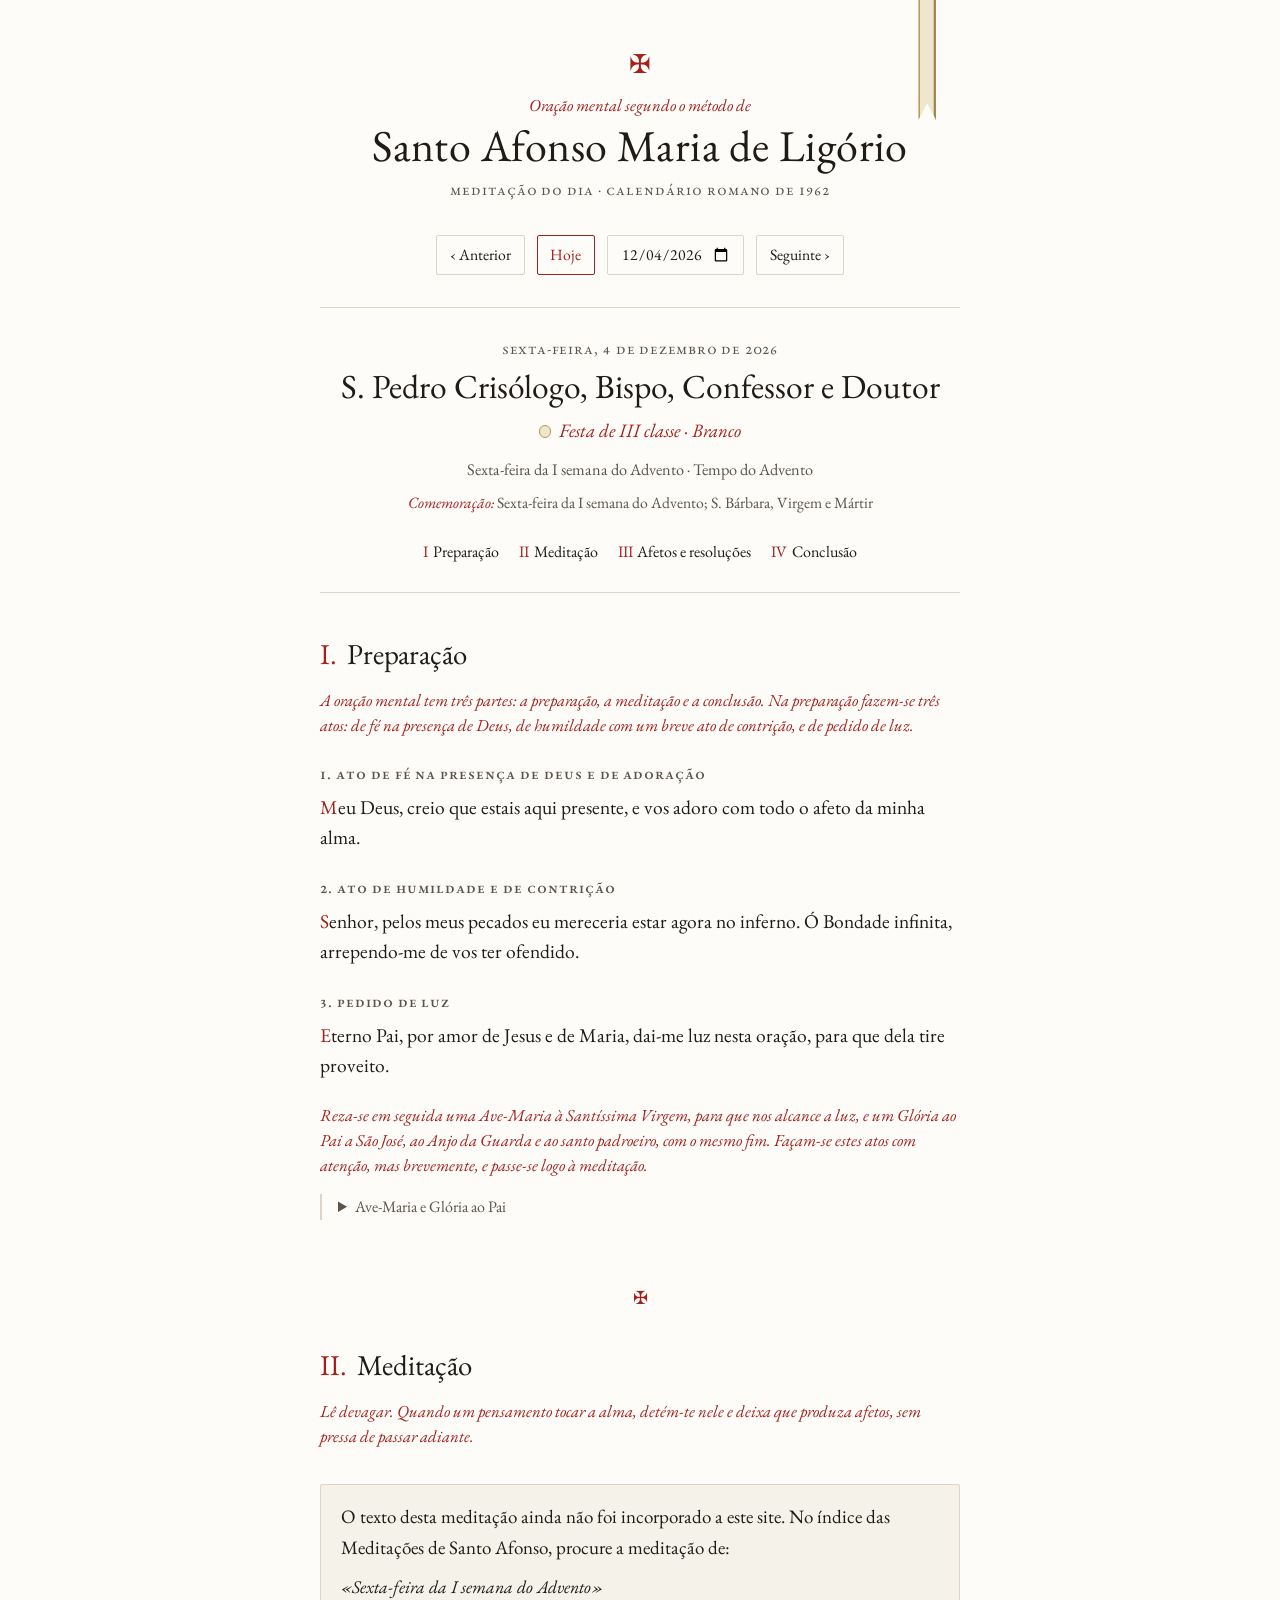
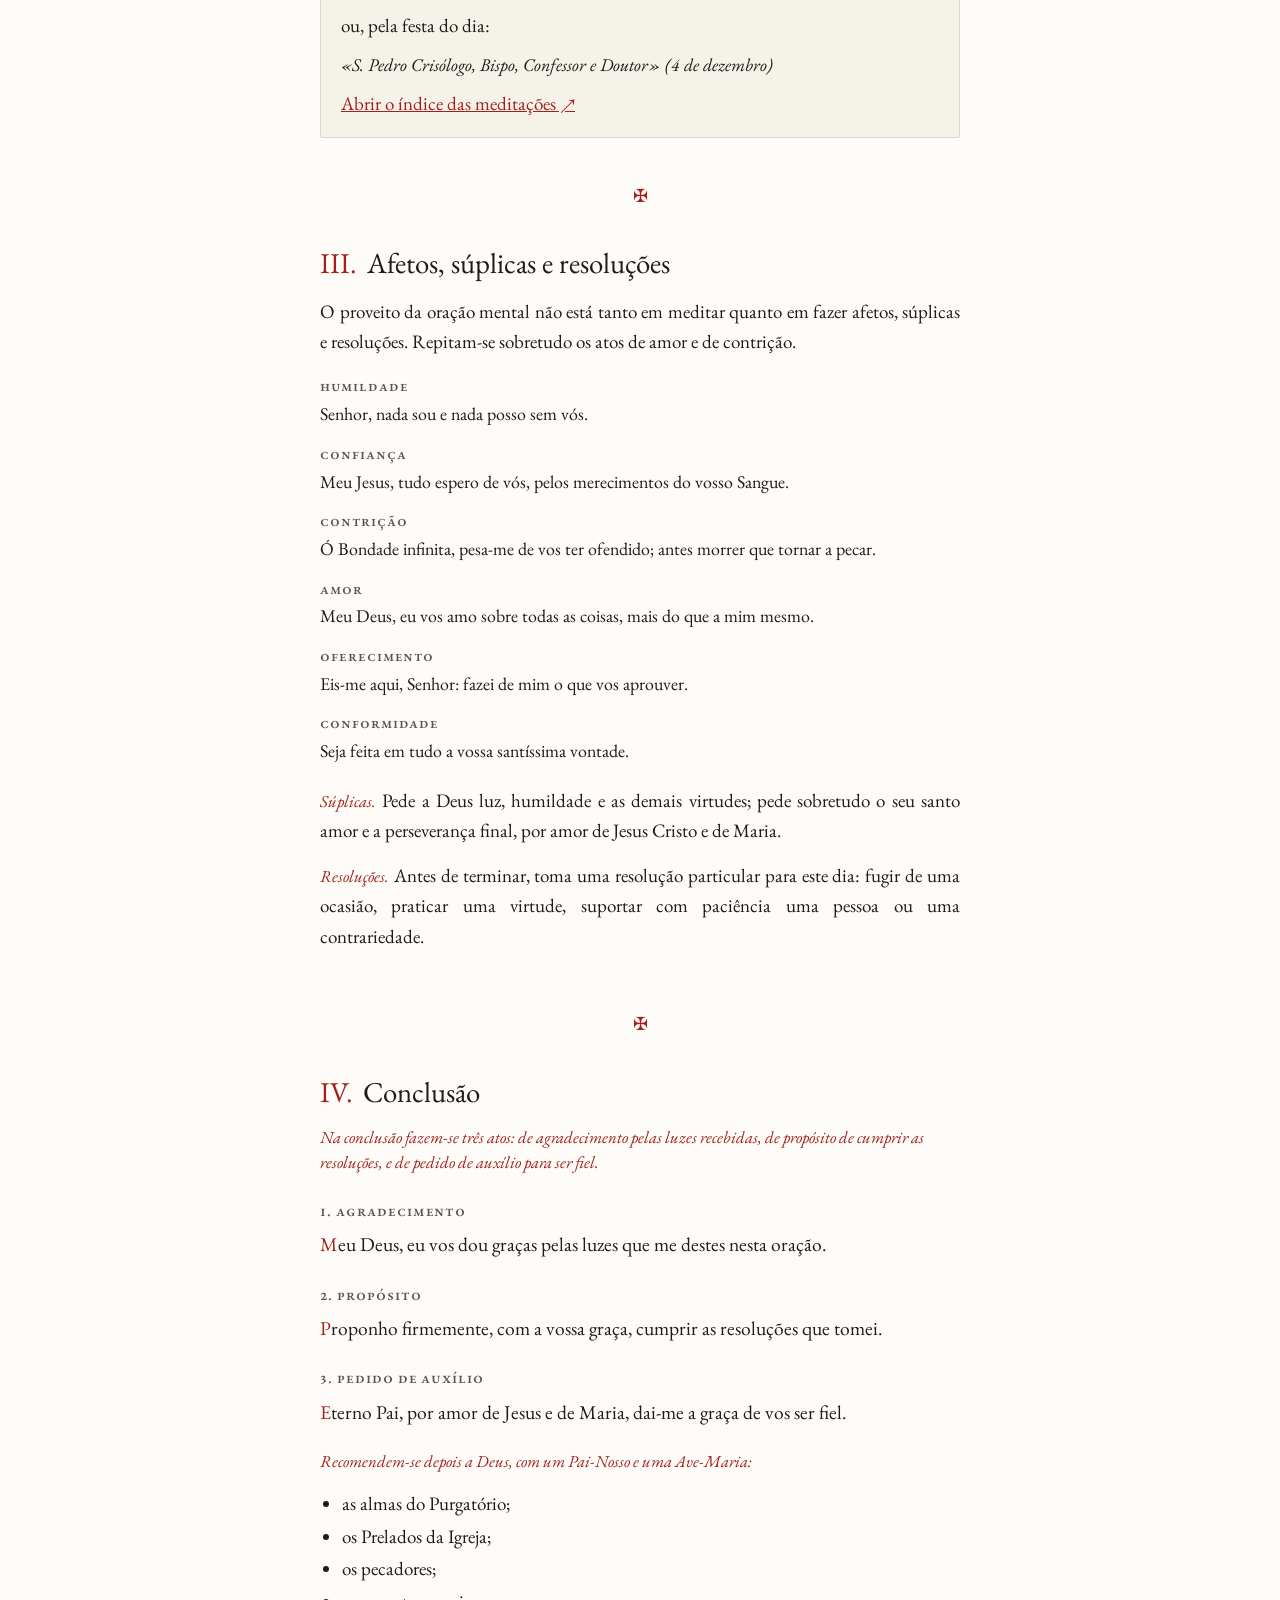
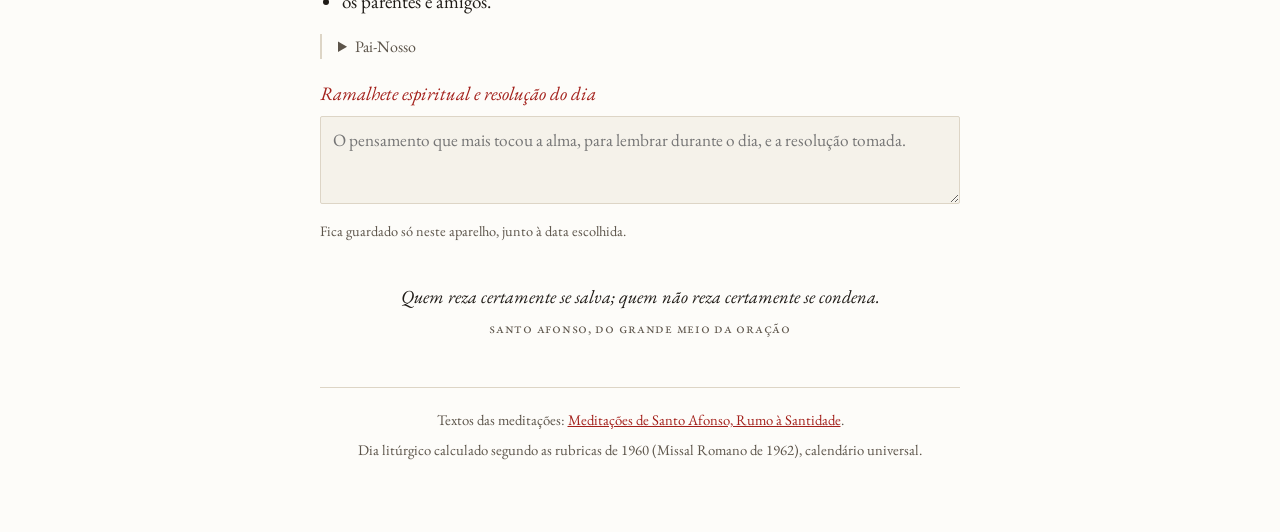
<file: meditacoes/index.html>
<!doctype html>
<html lang="pt-BR">
<head>
<meta charset="utf-8">
<meta name="viewport" content="width=device-width, initial-scale=1, viewport-fit=cover">
<title>Meditações de Santo Afonso</title>
<meta name="description" content="A meditação do dia segundo o Calendário Romano de 1962, com a preparação e a conclusão pelo método de Santo Afonso Maria de Ligório.">
<link rel="preconnect" href="https://fonts.googleapis.com">
<link rel="preconnect" href="https://fonts.gstatic.com" crossorigin>
<link rel="stylesheet" href="https://fonts.googleapis.com/css2?family=EB+Garamond:ital,wght@0,400;0,500;1,400&family=IM+Fell+English:ital@0;1&family=IM+Fell+English+SC&display=swap">
<link rel="stylesheet" href="css/estilo.css">
</head>
<body>
<div class="pagina" id="pagina">
  <div class="fita" id="fita" aria-hidden="true"></div>

  <header class="frontispicio">
    <span class="cruz" aria-hidden="true">✠</span>
    <p class="sobre">Oração mental segundo o método de</p>
    <h1>Santo Afonso Maria de Ligório</h1>
    <p class="subtitulo">Meditação do dia · Calendário Romano de 1962</p>
  </header>

  <nav class="navegacao" aria-label="Escolher o dia">
    <button type="button" id="btn-anterior" aria-label="Dia anterior">‹ Anterior</button>
    <button type="button" id="btn-hoje">Hoje</button>
    <input type="date" id="campo-data" aria-label="Escolher uma data">
    <button type="button" id="btn-seguinte" aria-label="Dia seguinte">Seguinte ›</button>
  </nav>

  <section class="dia" aria-live="polite">
    <p class="data" id="dia-data">&nbsp;</p>
    <h2 id="dia-celebracao">&nbsp;</h2>
    <p class="grau"><span class="amostra" id="dia-amostra"></span><span id="dia-grau">&nbsp;</span></p>
    <p class="tempo" id="dia-tempo"></p>
    <p class="comemoracoes" id="dia-comemoracoes" hidden></p>
    <ol class="sumario" aria-label="Partes da oração">
      <li><a href="#preparacao"><b>I</b>Preparação</a></li>
      <li><a href="#meditacao"><b>II</b>Meditação</a></li>
      <li><a href="#afetos"><b>III</b>Afetos e resoluções</a></li>
      <li><a href="#conclusao"><b>IV</b>Conclusão</a></li>
    </ol>
  </section>

  <main>
    <section class="parte" id="preparacao" aria-labelledby="t-preparacao">
      <h2 id="t-preparacao"><span class="num">I.</span> Preparação</h2>
      <p class="rubrica">A oração mental tem três partes: a preparação, a meditação e a conclusão. Na preparação fazem-se três atos: de fé na presença de Deus, de humildade com um breve ato de contrição, e de pedido de luz.</p>

      <div class="ato">
        <h3>1. Ato de fé na presença de Deus e de adoração</h3>
        <p class="oracao">Meu Deus, creio que estais aqui presente, e vos adoro com todo o afeto da minha alma.</p>
      </div>

      <div class="ato">
        <h3>2. Ato de humildade e de contrição</h3>
        <p class="oracao">Senhor, pelos meus pecados eu mereceria estar agora no inferno. Ó Bondade infinita, arrependo-me de vos ter ofendido.</p>
      </div>

      <div class="ato">
        <h3>3. Pedido de luz</h3>
        <p class="oracao">Eterno Pai, por amor de Jesus e de Maria, dai-me luz nesta oração, para que dela tire proveito.</p>
      </div>

      <p class="rubrica">Reza-se em seguida uma Ave-Maria à Santíssima Virgem, para que nos alcance a luz, e um Glória ao Pai a São José, ao Anjo da Guarda e ao santo padroeiro, com o mesmo fim. Façam-se estes atos com atenção, mas brevemente, e passe-se logo à meditação.</p>

      <details class="oracoes">
        <summary>Ave-Maria e Glória ao Pai</summary>
        <h4>Ave-Maria</h4>
        <p>Ave Maria, cheia de graça, o Senhor é convosco; bendita sois vós entre as mulheres, e bendito é o fruto do vosso ventre, Jesus. Santa Maria, Mãe de Deus, rogai por nós, pecadores, agora e na hora de nossa morte. Amém.</p>
        <p class="latim" lang="la">Ave María, grátia plena, Dóminus tecum; benedícta tu in muliéribus, et benedíctus fructus ventris tui, Iesus. Sancta María, Mater Dei, ora pro nobis peccatóribus, nunc et in hora mortis nostræ. Amen.</p>
        <h4>Glória ao Pai</h4>
        <p>Glória ao Pai, e ao Filho, e ao Espírito Santo. Assim como era no princípio, agora e sempre, e por todos os séculos dos séculos. Amém.</p>
        <p class="latim" lang="la">Glória Patri, et Fílio, et Spirítui Sancto. Sicut erat in princípio, et nunc, et semper, et in sǽcula sæculórum. Amen.</p>
      </details>
    </section>

    <section class="parte" id="meditacao" aria-labelledby="t-meditacao">
      <h2 id="t-meditacao"><span class="num">II.</span> Meditação</h2>
      <p class="rubrica">Lê devagar. Quando um pensamento tocar a alma, detém-te nele e deixa que produza afetos, sem pressa de passar adiante.</p>
      <div class="abas" id="abas" role="tablist" aria-label="Meditações do dia" hidden></div>
      <article class="meditacao" id="meditacao-texto"></article>
    </section>

    <section class="parte" id="afetos" aria-labelledby="t-afetos">
      <h2 id="t-afetos"><span class="num">III.</span> Afetos, súplicas e resoluções</h2>
      <p class="justificado">O proveito da oração mental não está tanto em meditar quanto em fazer afetos, súplicas e resoluções. Repitam-se sobretudo os atos de amor e de contrição.</p>

      <ul class="lista-afetos">
        <li><b>Humildade</b><span>Senhor, nada sou e nada posso sem vós.</span></li>
        <li><b>Confiança</b><span>Meu Jesus, tudo espero de vós, pelos merecimentos do vosso Sangue.</span></li>
        <li><b>Contrição</b><span>Ó Bondade infinita, pesa-me de vos ter ofendido; antes morrer que tornar a pecar.</span></li>
        <li><b>Amor</b><span>Meu Deus, eu vos amo sobre todas as coisas, mais do que a mim mesmo.</span></li>
        <li><b>Oferecimento</b><span>Eis-me aqui, Senhor: fazei de mim o que vos aprouver.</span></li>
        <li><b>Conformidade</b><span>Seja feita em tudo a vossa santíssima vontade.</span></li>
      </ul>

      <p class="justificado"><span class="rubrica">Súplicas.</span> Pede a Deus luz, humildade e as demais virtudes; pede sobretudo o seu santo amor e a perseverança final, por amor de Jesus Cristo e de Maria.</p>
      <p class="justificado"><span class="rubrica">Resoluções.</span> Antes de terminar, toma uma resolução particular para este dia: fugir de uma ocasião, praticar uma virtude, suportar com paciência uma pessoa ou uma contrariedade.</p>
    </section>

    <section class="parte" id="conclusao" aria-labelledby="t-conclusao">
      <h2 id="t-conclusao"><span class="num">IV.</span> Conclusão</h2>
      <p class="rubrica">Na conclusão fazem-se três atos: de agradecimento pelas luzes recebidas, de propósito de cumprir as resoluções, e de pedido de auxílio para ser fiel.</p>

      <div class="ato">
        <h3>1. Agradecimento</h3>
        <p class="oracao">Meu Deus, eu vos dou graças pelas luzes que me destes nesta oração.</p>
      </div>
      <div class="ato">
        <h3>2. Propósito</h3>
        <p class="oracao">Proponho firmemente, com a vossa graça, cumprir as resoluções que tomei.</p>
      </div>
      <div class="ato">
        <h3>3. Pedido de auxílio</h3>
        <p class="oracao">Eterno Pai, por amor de Jesus e de Maria, dai-me a graça de vos ser fiel.</p>
      </div>

      <p class="rubrica">Recomendem-se depois a Deus, com um Pai-Nosso e uma Ave-Maria:</p>
      <ul class="recomendacoes">
        <li>as almas do Purgatório;</li>
        <li>os Prelados da Igreja;</li>
        <li>os pecadores;</li>
        <li>os parentes e amigos.</li>
      </ul>

      <details class="oracoes">
        <summary>Pai-Nosso</summary>
        <p>Pai nosso, que estais no céu, santificado seja o vosso nome; venha a nós o vosso reino; seja feita a vossa vontade, assim na terra como no céu. O pão nosso de cada dia nos dai hoje; perdoai-nos as nossas ofensas, assim como nós perdoamos a quem nos tem ofendido; e não nos deixeis cair em tentação, mas livrai-nos do mal. Amém.</p>
        <p class="latim" lang="la">Pater noster, qui es in cælis, sanctificétur nomen tuum. Advéniat regnum tuum. Fiat volúntas tua, sicut in cælo et in terra. Panem nostrum quotidiánum da nobis hódie, et dimítte nobis débita nostra, sicut et nos dimíttimus debitóribus nostris. Et ne nos indúcas in tentatiónem, sed líbera nos a malo. Amen.</p>
      </details>

      <div class="proposito">
        <label for="campo-proposito">Ramalhete espiritual e resolução do dia</label>
        <textarea id="campo-proposito" placeholder="O pensamento que mais tocou a alma, para lembrar durante o dia, e a resolução tomada."></textarea>
        <p class="dica" id="dica-proposito">Fica guardado só neste aparelho, junto à data escolhida.</p>
      </div>

      <blockquote class="epigrafe">
        Quem reza certamente se salva; quem não reza certamente se condena.
        <cite>Santo Afonso, Do grande meio da oração</cite>
      </blockquote>
    </section>
  </main>

  <footer class="rodape">
    <p>Textos das meditações: <a href="https://rumoasantidade.com.br/meditacoes-santo-afonso/" target="_blank" rel="noopener">Meditações de Santo Afonso, Rumo à Santidade</a>.</p>
    <p>Dia litúrgico calculado segundo as rubricas de 1960 (Missal Romano de 1962), calendário universal.</p>
  </footer>
</div>

<script src="js/santoral.js"></script>
<script src="js/calendario1962.js"></script>
<script src="data/meditacoes.js"></script>
<script src="js/app.js"></script>
</body>
</html>
</file>
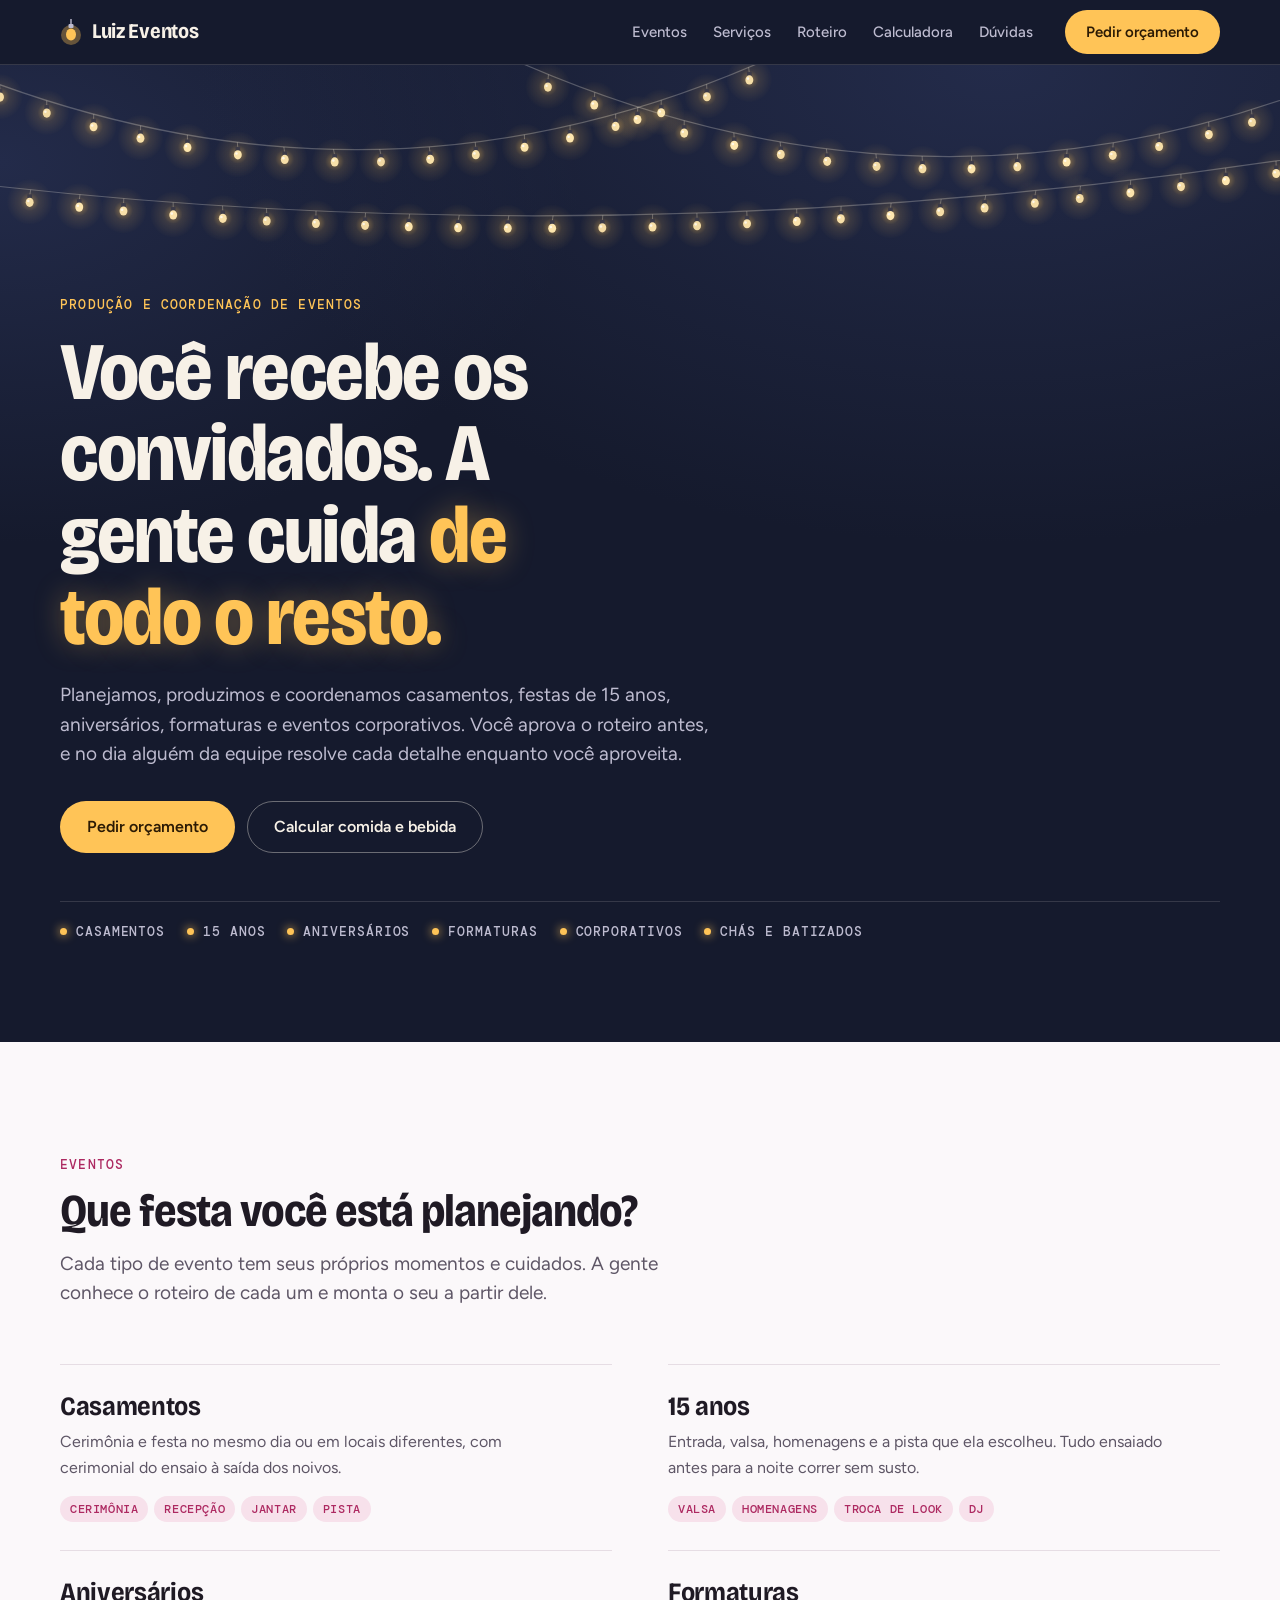
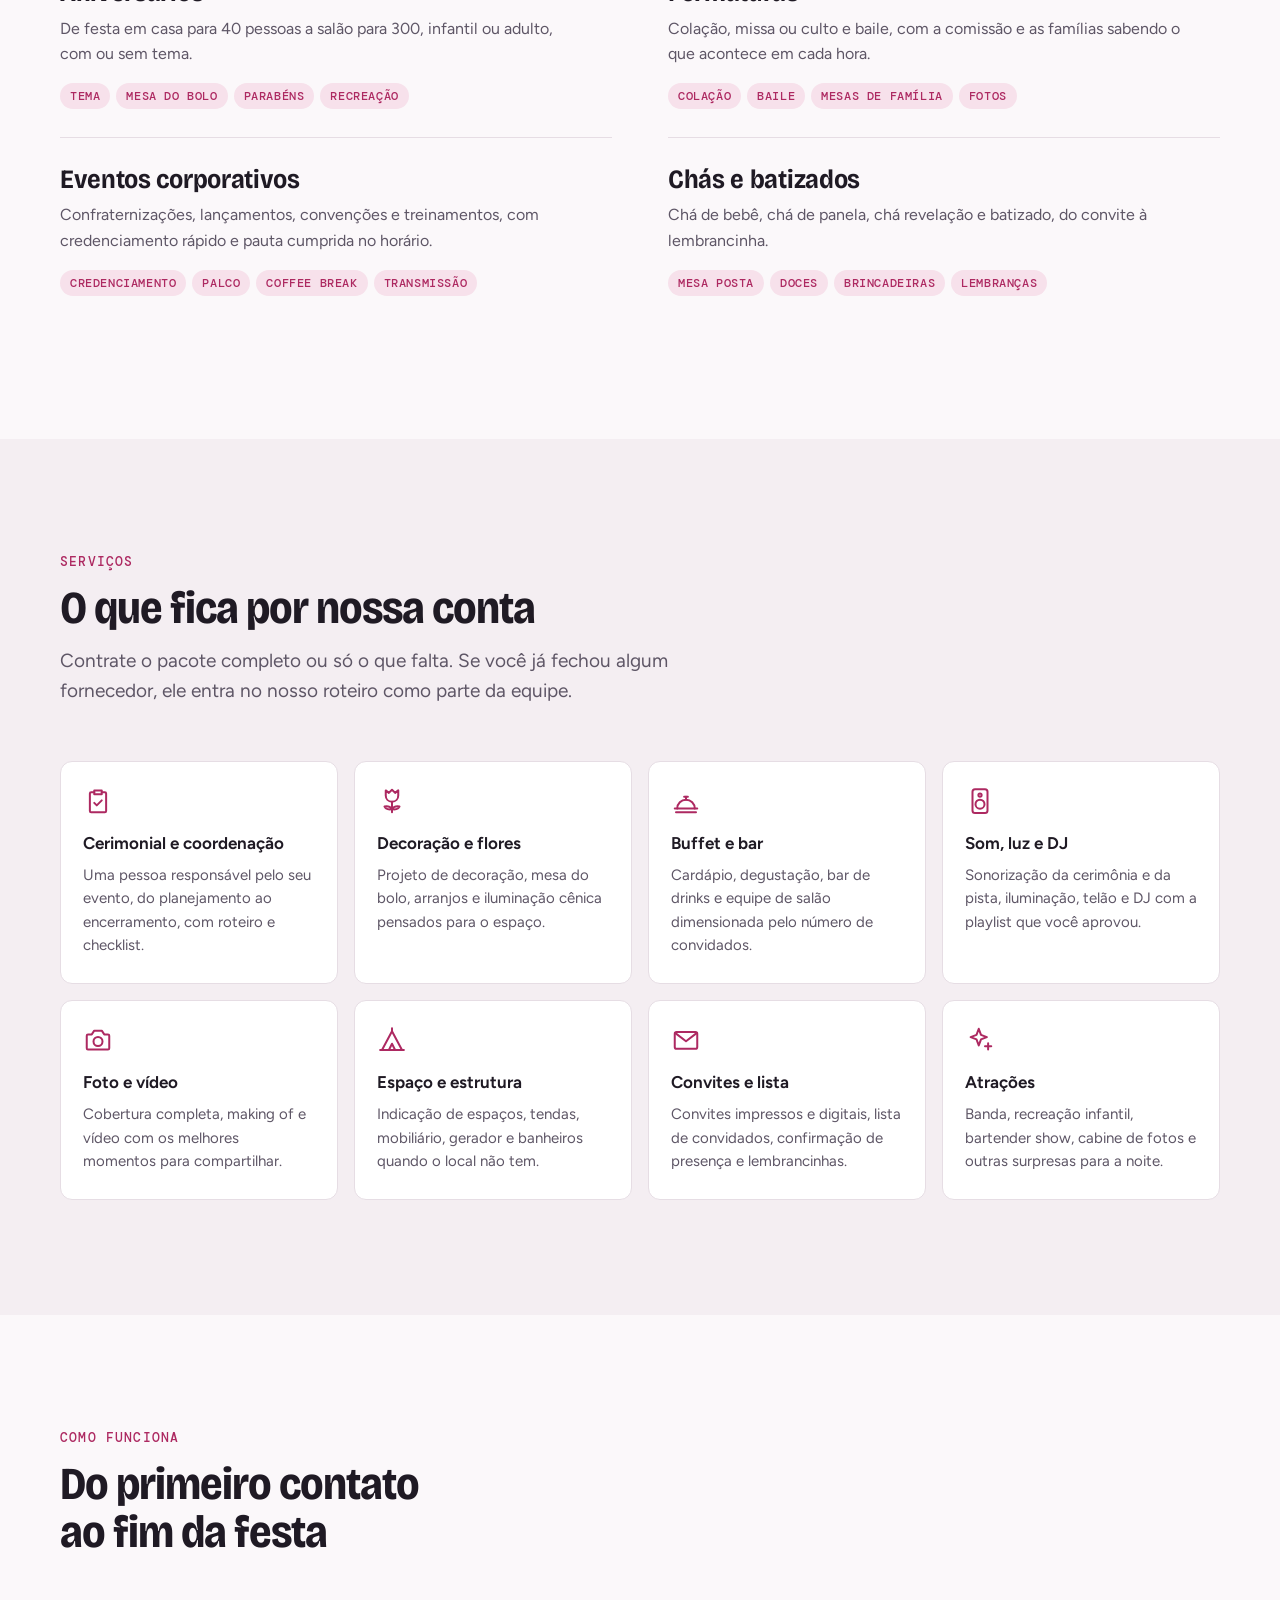
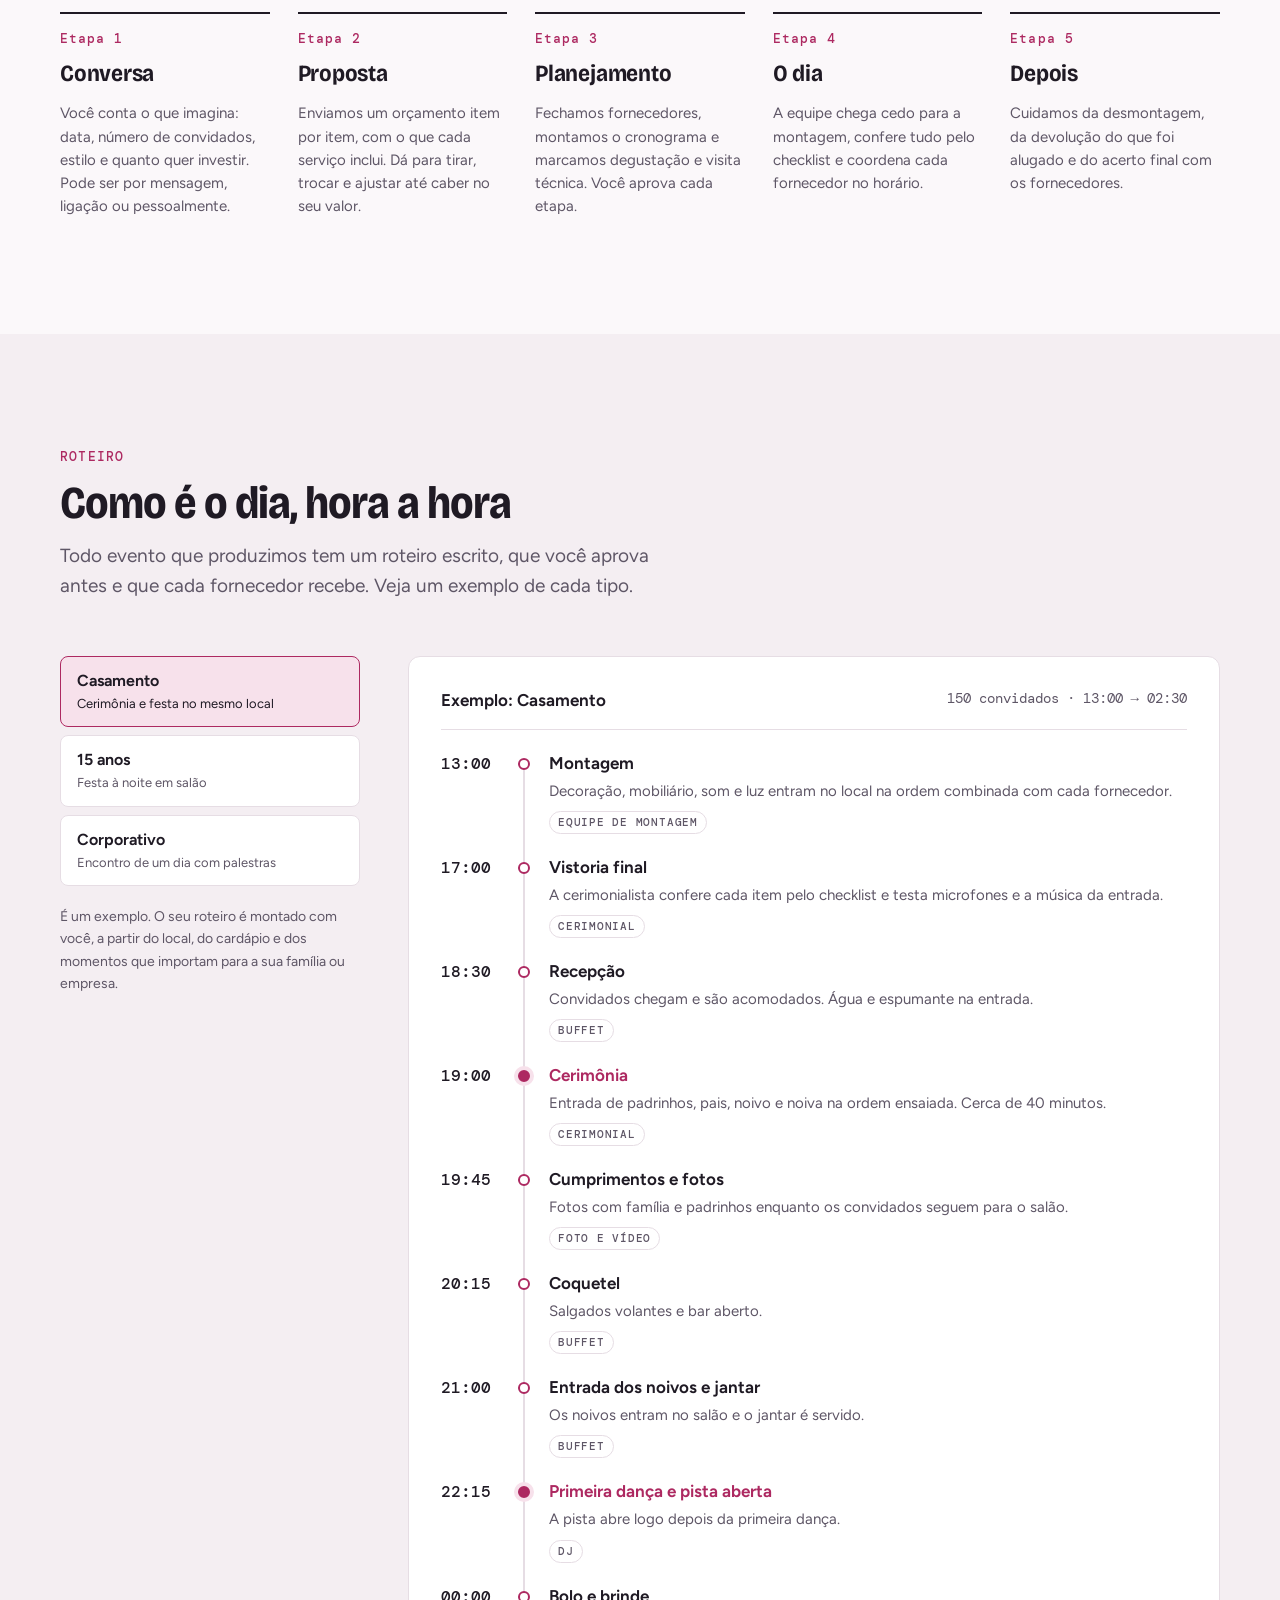
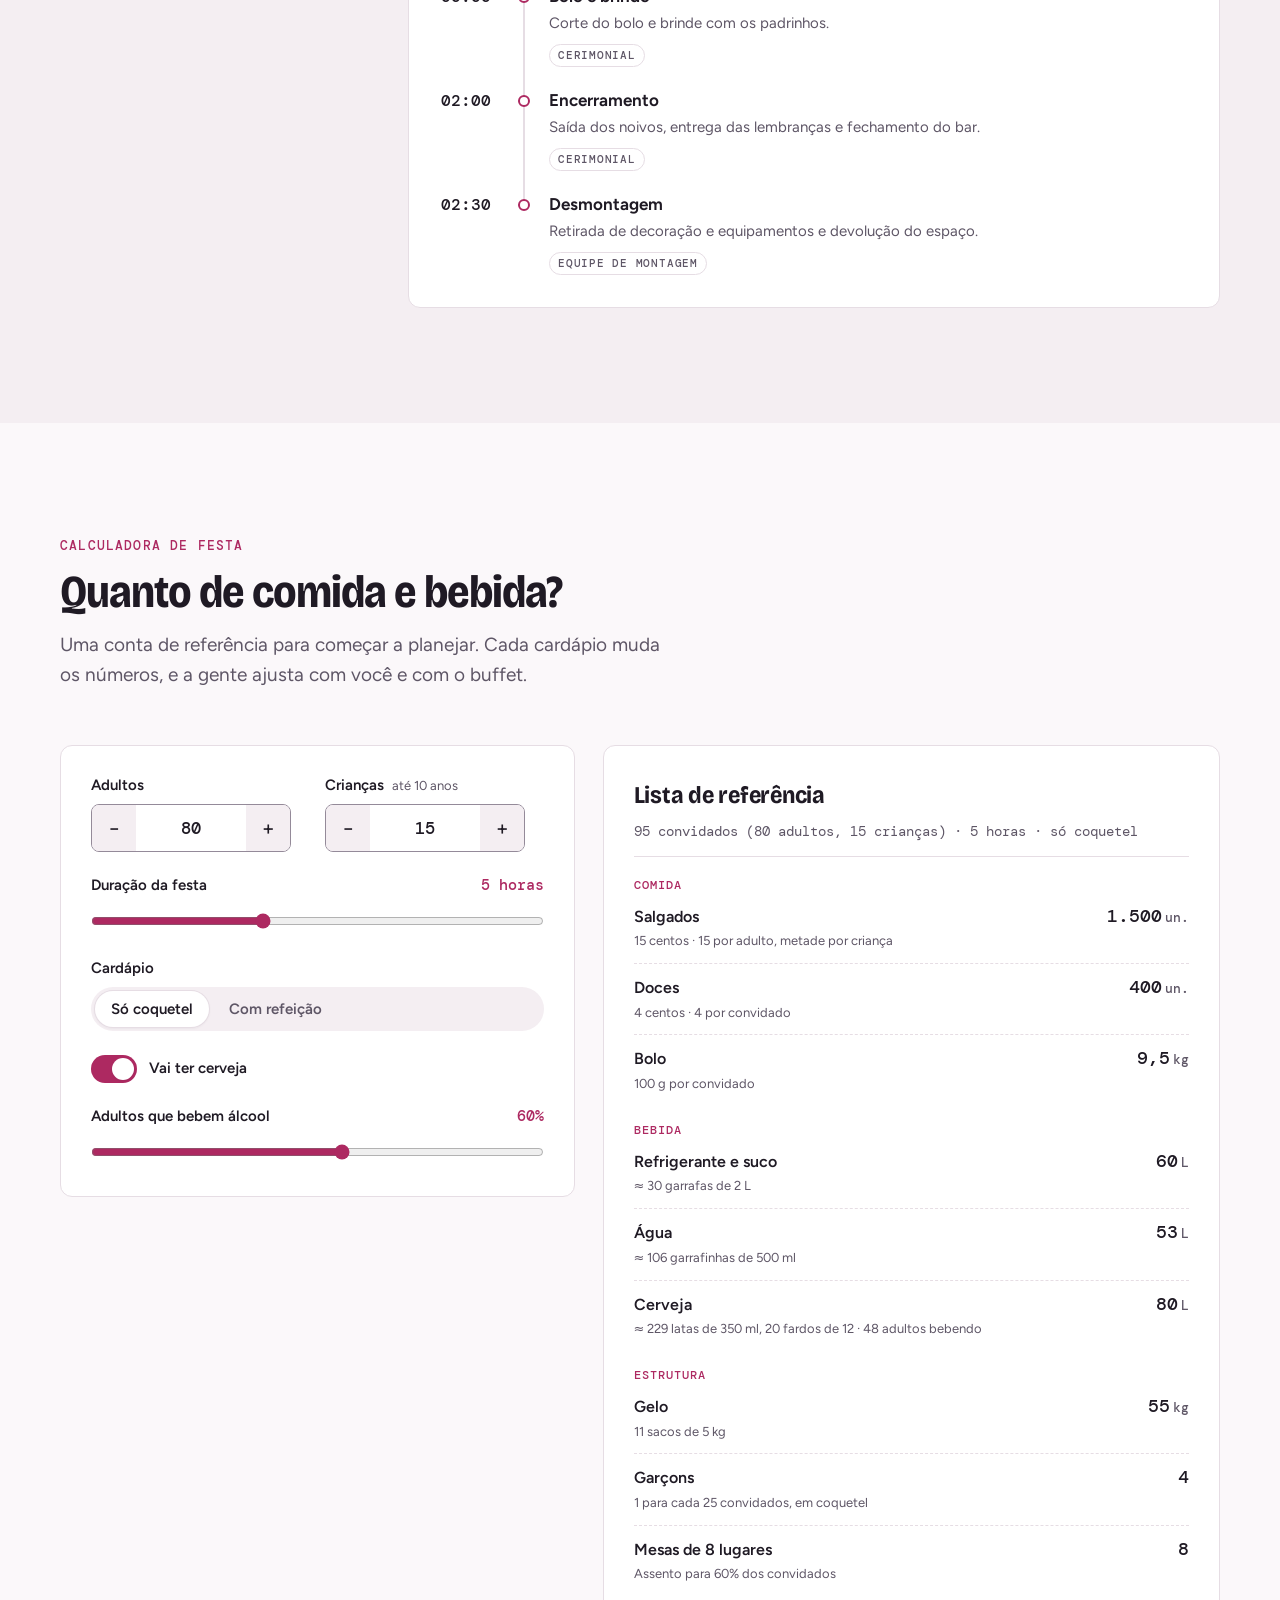
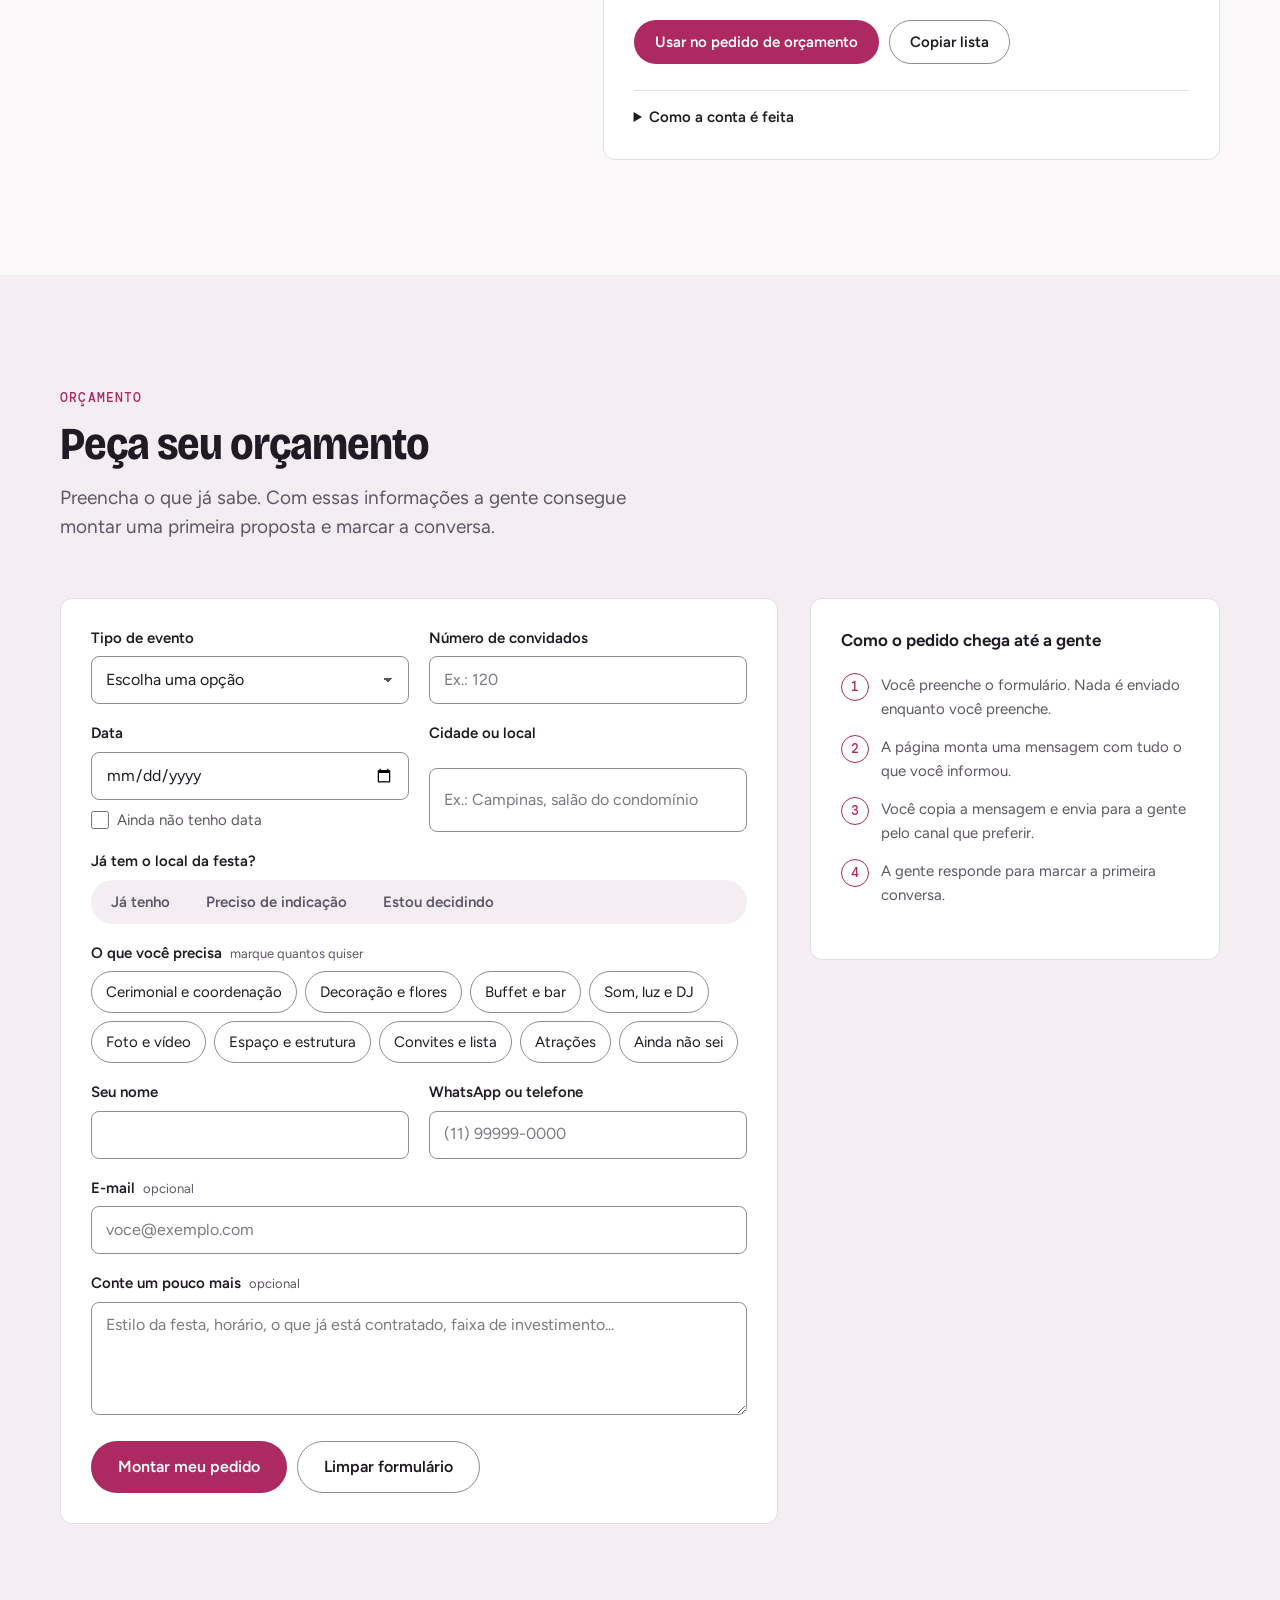
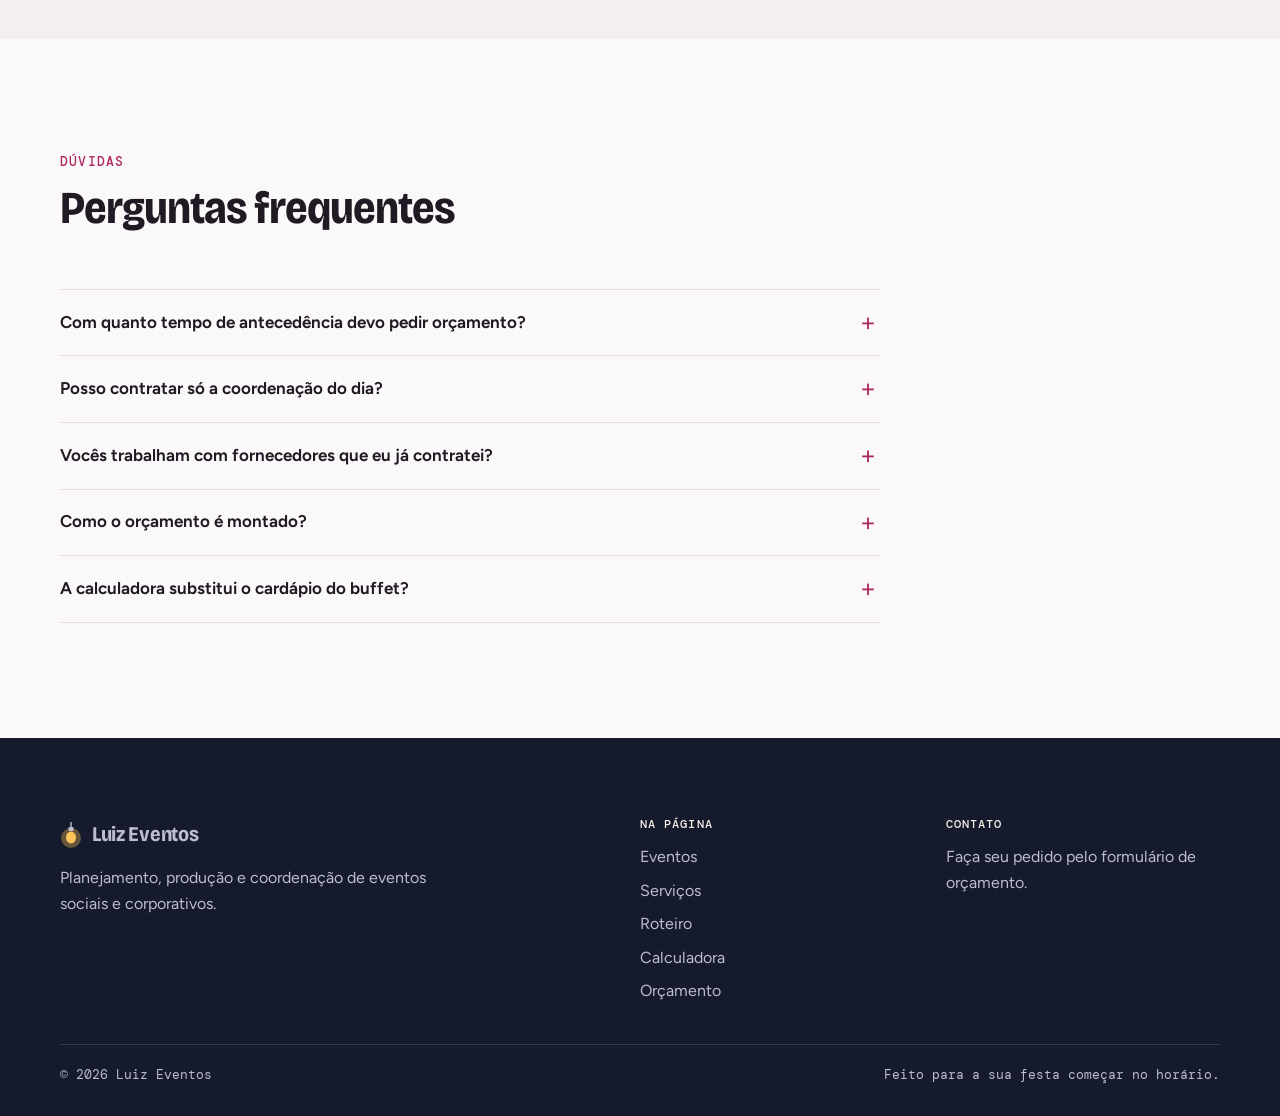
<file: site/index.html>
<!doctype html>
<!-- Arquivo gerado por build.py a partir de pagina.html. Edite pagina.html. -->
<html lang="pt-BR">
<head>
<meta charset="utf-8">
<meta name="viewport" content="width=device-width,initial-scale=1,viewport-fit=cover">
<style>:root{color-scheme:light;padding-top:env(safe-area-inset-top,0px);padding-bottom:env(safe-area-inset-bottom,0px)}body{margin:0}img{max-width:100%}[hidden]{display:none!important}</style>
<title>Luiz Eventos</title>
<meta name="claude:viewport-fit-sides" content="cover">
<meta name="description" content="Planejamento, produção e coordenação de casamentos, festas de 15 anos, aniversários, formaturas e eventos corporativos.">
<link rel="preconnect" href="https://fonts.googleapis.com">
<link rel="preconnect" href="https://fonts.gstatic.com" crossorigin>
<link rel="stylesheet" href="https://fonts.googleapis.com/css2?family=Bricolage+Grotesque:opsz,wdth,wght@12..96,75..100,400..800&family=DM+Mono:wght@400;500&family=Figtree:wght@400;500;600;700&display=swap">
<style>
/* Layout: uma faixa noturna com varal de lâmpadas abre e fecha a página; entre elas, o dia claro, organizado como o roteiro de um evento. */
:root {
  --bg: #fbf8fa;
  --surface: #ffffff;
  --surface-2: #f4eef2;
  --ink: #1f1a24;
  --ink-muted: #5e5666;
  --rule: #e6dde4;
  --field-border: #948a99;
  --accent: #ad2961;
  --accent-hover: #911f50;
  --accent-ink: #ffffff;
  --accent-soft: #f7e1eb;
  --bulb: #ffc457;
  --bulb-hover: #ffd683;
  --bulb-ink: #2b1a04;
  --night: #151a2d;
  --night-2: #232b4a;
  --night-ink: #f7f1e7;
  --night-muted: #bebcd0;
  --night-rule: rgba(247, 241, 231, 0.14);
  --error: #b42318;
  --shadow: rgba(31, 26, 36, 0.08);

  --font-display: "Bricolage Grotesque", "Arial Narrow", system-ui, sans-serif;
  --font-body: "Figtree", system-ui, -apple-system, "Segoe UI", Roboto, sans-serif;
  --font-mono: "DM Mono", ui-monospace, "SFMono-Regular", Menlo, Consolas, monospace;

  --step--1: 0.875rem;
  --step-0: 1rem;
  --step-1: 1.1875rem;
  --step-2: clamp(1.35rem, 1.15rem + 0.8vw, 1.65rem);
  --step-3: clamp(1.9rem, 1.3rem + 2.3vw, 2.85rem);
  --step-4: clamp(2.4rem, 1.05rem + 5.6vw, 5.1rem);

  --radius: 12px;
  --radius-sm: 8px;
  --pill: 999px;
  --wrap: 1224px;
  --header-h: 64px;
}
@media (prefers-color-scheme: dark) {
  :root:not([data-theme="light"]) {
    --bg: #121018;
    --surface: #1a1722;
    --surface-2: #211d2a;
    --ink: #f2edf5;
    --ink-muted: #ada5b7;
    --rule: #302a3a;
    --field-border: #6f667a;
    --accent: #f08ab3;
    --accent-hover: #f6a8c8;
    --accent-ink: #2a0717;
    --accent-soft: #3a1a2a;
    --night: #0d1020;
    --night-2: #1b2142;
    --error: #ff8f85;
    --shadow: rgba(0, 0, 0, 0.35);
    color-scheme: dark;
  }
}
:root[data-theme="dark"] {
  --bg: #121018;
  --surface: #1a1722;
  --surface-2: #211d2a;
  --ink: #f2edf5;
  --ink-muted: #ada5b7;
  --rule: #302a3a;
  --field-border: #6f667a;
  --accent: #f08ab3;
  --accent-hover: #f6a8c8;
  --accent-ink: #2a0717;
  --accent-soft: #3a1a2a;
  --night: #0d1020;
  --night-2: #1b2142;
  --error: #ff8f85;
  --shadow: rgba(0, 0, 0, 0.35);
  color-scheme: dark;
}

*, *::before, *::after { box-sizing: border-box; }
html { scroll-behavior: smooth; -webkit-text-size-adjust: 100%; }
body {
  margin: 0;
  background: var(--bg);
  color: var(--ink);
  font: 400 var(--step-0)/1.6 var(--font-body);
  -webkit-font-smoothing: antialiased;
}
body::before {
  content: "";
  position: fixed;
  inset: 0 0 auto;
  height: env(safe-area-inset-top, 0px);
  z-index: 30;
  background: var(--night);
}
main { overflow-x: clip; }
h1, h2, h3 { text-wrap: balance; }
p { margin: 0; }
a { color: inherit; }
img { max-width: 100%; }
[id] { scroll-margin-top: calc(var(--header-h) + env(safe-area-inset-top, 0px) + 12px); }

:focus-visible { outline: 3px solid var(--accent); outline-offset: 2px; }
.on-night :focus-visible { outline-color: var(--bulb); }

.wrap {
  width: 100%;
  max-width: var(--wrap);
  margin-inline: auto;
  padding-left: max(16px, env(safe-area-inset-left, 0px));
  padding-right: max(16px, env(safe-area-inset-right, 0px));
}
@media (min-width: 768px) {
  .wrap {
    padding-left: max(32px, env(safe-area-inset-left, 0px));
    padding-right: max(32px, env(safe-area-inset-right, 0px));
  }
}

.visually-hidden {
  position: absolute !important;
  width: 1px; height: 1px;
  overflow: hidden;
  clip: rect(0 0 0 0);
  white-space: nowrap;
}

/* ---------- Botões ---------- */
.btn {
  display: inline-flex;
  align-items: center;
  justify-content: center;
  gap: 8px;
  min-height: 44px;
  padding: 0 20px;
  border-radius: var(--pill);
  border: 1.5px solid transparent;
  font: 600 0.9375rem/1 var(--font-body);
  text-decoration: none;
  cursor: pointer;
  white-space: nowrap;
  transition: background-color 0.15s, color 0.15s, border-color 0.15s, transform 0.15s;
}
.btn:active { transform: translateY(1px); }
.btn-lg { min-height: 52px; padding: 0 26px; font-size: 1rem; }
.btn-bulb { background: var(--bulb); color: var(--bulb-ink); }
.btn-bulb:hover { background: var(--bulb-hover); }
.btn-ghost-night { color: var(--night-ink); border-color: rgba(247, 241, 231, 0.38); background: transparent; }
.btn-ghost-night:hover { border-color: var(--night-ink); }
.btn-accent { background: var(--accent); color: var(--accent-ink); }
.btn-accent:hover { background: var(--accent-hover); }
.btn-quiet { background: transparent; color: var(--ink); border-color: var(--field-border); }
.btn-quiet:hover { border-color: var(--ink); }
.btn svg { width: 18px; height: 18px; flex: none; }

/* ---------- Cabeçalho ---------- */
.site-header {
  position: sticky;
  top: env(safe-area-inset-top, 0px);
  z-index: 20;
  background: var(--night);
  color: var(--night-ink);
  border-bottom: 1px solid var(--night-rule);
}
.header-row {
  display: flex;
  align-items: center;
  gap: 20px;
  min-height: var(--header-h);
}
.brand {
  display: inline-flex;
  align-items: center;
  gap: 10px;
  color: var(--night-ink);
  text-decoration: none;
  font-family: var(--font-display);
  font-weight: 700;
  font-size: 1.3rem;
  font-stretch: 88%;
  letter-spacing: -0.015em;
}
.brand-bulb { width: 22px; height: 26px; flex: none; overflow: visible; }
.brand-bulb .glow { fill: var(--bulb); opacity: 0.35; }
.brand-bulb .glass { fill: var(--bulb); }
.brand-bulb .cap { fill: var(--night-muted); }
.brand-bulb .wire { stroke: var(--night-muted); stroke-width: 1.4; fill: none; }
.nav { display: flex; gap: 2px; margin-left: auto; }
.nav a {
  color: var(--night-muted);
  text-decoration: none;
  padding: 8px 12px;
  border-radius: var(--pill);
  font-weight: 500;
  font-size: 0.9375rem;
  transition: color 0.15s, background-color 0.15s;
}
.nav a:hover { color: var(--night-ink); background: var(--night-rule); }
@media (max-width: 860px) {
  .nav { display: none; }
  .header-cta { margin-left: auto; }
}
@media (max-width: 380px) {
  .header-cta { padding: 0 14px; }
}

/* ---------- Abertura ---------- */
.hero {
  position: relative;
  isolation: isolate;
  background:
    radial-gradient(90% 70% at 78% 0%, var(--night-2) 0%, transparent 70%),
    radial-gradient(70% 60% at 0% 10%, var(--night-2) 0%, transparent 65%),
    var(--night);
  color: var(--night-ink);
  overflow: hidden;
}
.hero canvas {
  position: absolute;
  inset: 0 0 auto 0;
  width: 100%;
  height: clamp(190px, 26vw, 270px);
  z-index: -1;
  pointer-events: none;
}
.hero-inner {
  padding-block: clamp(168px, 21vw, 232px) clamp(56px, 8vw, 104px);
}
.eyebrow {
  font: 500 0.8125rem/1.3 var(--font-mono);
  letter-spacing: 0.09em;
  text-transform: uppercase;
  color: var(--accent);
}
.hero .eyebrow { color: var(--bulb); }
.hero h1 {
  font-family: var(--font-display);
  font-size: var(--step-4);
  font-weight: 740;
  font-stretch: 88%;
  line-height: 1;
  letter-spacing: -0.018em;
  max-width: 15ch;
  margin: 18px 0 22px;
}
.hero h1 em {
  font-style: normal;
  color: var(--bulb);
  text-shadow: 0 0 28px rgba(255, 196, 87, 0.35);
}
.lede {
  font-size: var(--step-1);
  line-height: 1.55;
  color: var(--night-muted);
  max-width: 54ch;
}
.hero-actions { display: flex; flex-wrap: wrap; gap: 12px; margin-top: 32px; }
.hero-types {
  list-style: none;
  display: flex;
  flex-wrap: wrap;
  gap: 10px 22px;
  margin: 48px 0 0;
  padding: 22px 0 0;
  border-top: 1px solid var(--night-rule);
  font: 500 0.8125rem/1.2 var(--font-mono);
  letter-spacing: 0.07em;
  text-transform: uppercase;
  color: var(--night-muted);
}
.hero-types li { display: inline-flex; align-items: center; gap: 9px; }
.hero-types li::before {
  content: "";
  width: 7px; height: 7px;
  border-radius: 50%;
  background: var(--bulb);
  box-shadow: 0 0 10px 1px rgba(255, 196, 87, 0.7);
}

/* ---------- Faixas de conteúdo ---------- */
.band { padding-block: clamp(64px, 9vw, 116px); }
.band-alt { background: var(--surface-2); }
.section-head {
  display: grid;
  gap: 14px;
  max-width: 62ch;
  margin-bottom: clamp(32px, 5vw, 56px);
}
.section-head h2 {
  font-family: var(--font-display);
  font-size: var(--step-3);
  font-weight: 720;
  font-stretch: 88%;
  line-height: 1.04;
  letter-spacing: -0.022em;
  margin: 0;
}
.section-head p:not(.eyebrow) { color: var(--ink-muted); font-size: var(--step-1); line-height: 1.55; }

/* Eventos */
.events {
  display: grid;
  grid-template-columns: repeat(2, minmax(0, 1fr));
  gap: 0 56px;
}
.event {
  display: grid;
  grid-template-columns: minmax(0, 1fr);
  gap: 8px;
  padding-block: 26px 28px;
  border-top: 1px solid var(--rule);
}
.event h3 {
  font-family: var(--font-display);
  font-size: var(--step-2);
  font-weight: 680;
  font-stretch: 90%;
  letter-spacing: -0.012em;
  line-height: 1.15;
  margin: 0;
}
.event p { color: var(--ink-muted); max-width: 52ch; }
.tags { list-style: none; display: flex; flex-wrap: wrap; gap: 6px; padding: 0; margin: 8px 0 0; }
.tags li {
  font: 500 0.75rem/1 var(--font-mono);
  letter-spacing: 0.05em;
  text-transform: uppercase;
  padding: 7px 10px;
  border-radius: var(--pill);
  background: var(--accent-soft);
  color: var(--accent);
}
@media (max-width: 760px) {
  .events { grid-template-columns: minmax(0, 1fr); }
}

/* Serviços */
.services {
  display: grid;
  grid-template-columns: repeat(4, minmax(0, 1fr));
  gap: 16px;
}
.service {
  display: grid;
  align-content: start;
  gap: 10px;
  padding: 24px 22px 26px;
  background: var(--surface);
  border: 1px solid var(--rule);
  border-radius: var(--radius);
}
.service svg { width: 30px; height: 30px; color: var(--accent); }
.service h3 { font: 650 1.0625rem/1.3 var(--font-body); margin: 6px 0 0; }
.service p { color: var(--ink-muted); font-size: 0.9375rem; line-height: 1.55; }
@media (max-width: 1000px) { .services { grid-template-columns: repeat(2, minmax(0, 1fr)); } }
@media (max-width: 540px) { .services { grid-template-columns: minmax(0, 1fr); } }

/* Como funciona */
.steps {
  list-style: none;
  margin: 0;
  padding: 0;
  display: grid;
  grid-template-columns: repeat(5, minmax(0, 1fr));
  gap: 28px;
}
.step {
  display: grid;
  align-content: start;
  gap: 10px;
  padding-top: 18px;
  border-top: 2px solid var(--ink);
}
.step-num {
  font: 500 0.8125rem/1 var(--font-mono);
  letter-spacing: 0.08em;
  color: var(--accent);
}
.step h3 {
  font-family: var(--font-display);
  font-size: 1.45rem;
  font-weight: 680;
  font-stretch: 90%;
  letter-spacing: -0.01em;
  margin: 0;
}
.step p { color: var(--ink-muted); font-size: 0.9375rem; line-height: 1.55; }
@media (max-width: 1000px) {
  .steps { grid-template-columns: minmax(0, 1fr); gap: 0; }
  .step {
    grid-template-columns: 150px minmax(0, 1fr);
    gap: 4px 24px;
    padding-block: 20px;
    border-top-width: 1px;
    border-top-color: var(--rule);
  }
  .step:first-child { border-top: 2px solid var(--ink); }
  .step-num { grid-column: 1; grid-row: 1; padding-top: 6px; }
  .step h3 { grid-column: 1; grid-row: 2; }
  .step p { grid-column: 2; grid-row: 1 / span 2; }
}
@media (max-width: 560px) {
  .step { grid-template-columns: minmax(0, 1fr); }
  .step p { grid-column: 1; grid-row: auto; }
}

/* Roteiro */
.roteiro {
  display: grid;
  grid-template-columns: minmax(0, 300px) minmax(0, 1fr);
  gap: 48px;
  align-items: start;
}
.roteiro-side { display: grid; gap: 20px; position: sticky; top: calc(var(--header-h) + env(safe-area-inset-top, 0px) + 24px); }
.tabs { display: flex; flex-direction: column; gap: 8px; }
.tab {
  display: grid;
  gap: 3px;
  text-align: left;
  padding: 14px 16px;
  border-radius: var(--radius-sm);
  border: 1px solid var(--rule);
  background: var(--surface);
  color: var(--ink);
  font: 650 1rem/1.3 var(--font-body);
  cursor: pointer;
  transition: border-color 0.15s, background-color 0.15s;
}
.tab small { font: 400 0.8125rem/1.35 var(--font-body); color: var(--ink-muted); }
.tab:hover { border-color: var(--field-border); }
.tab[aria-selected="true"] { border-color: var(--accent); background: var(--accent-soft); }
.tab[aria-selected="true"] small { color: var(--ink); }
.roteiro-note { font-size: 0.875rem; color: var(--ink-muted); }
.timeline-card {
  background: var(--surface);
  border: 1px solid var(--rule);
  border-radius: var(--radius);
  padding: clamp(20px, 3vw, 32px);
  min-width: 0;
}
.timeline-head {
  display: flex;
  flex-wrap: wrap;
  justify-content: space-between;
  gap: 8px 20px;
  padding-bottom: 18px;
  margin-bottom: 22px;
  border-bottom: 1px solid var(--rule);
}
.timeline-head strong { font: 650 1.0625rem/1.3 var(--font-body); }
.timeline-head span { font: 400 0.875rem/1.4 var(--font-mono); color: var(--ink-muted); font-variant-numeric: tabular-nums; }
.timeline { list-style: none; margin: 0; padding: 0; }
.timeline li {
  display: grid;
  grid-template-columns: 58px 18px minmax(0, 1fr);
  gap: 0 16px;
  padding-bottom: 22px;
}
.timeline li:last-child { padding-bottom: 0; }
.tl-time {
  font: 500 1rem/1.5 var(--font-mono);
  font-variant-numeric: tabular-nums;
  color: var(--ink);
}
.tl-dot { position: relative; }
.tl-dot::before {
  content: "";
  position: absolute;
  left: 50%;
  top: 8px;
  bottom: -30px;
  width: 2px;
  transform: translateX(-50%);
  background: var(--rule);
}
.timeline li:last-child .tl-dot::before { display: none; }
.tl-dot::after {
  content: "";
  position: absolute;
  left: 50%;
  top: 6px;
  width: 12px; height: 12px;
  transform: translateX(-50%);
  border-radius: 50%;
  background: var(--surface);
  border: 2px solid var(--accent);
}
.timeline li.key .tl-dot::after { background: var(--accent); box-shadow: 0 0 0 4px var(--accent-soft); }
.tl-body { display: grid; gap: 4px; min-width: 0; }
.tl-body h3 { font: 650 1.0625rem/1.4 var(--font-body); margin: 0; }
.timeline li.key .tl-body h3 { color: var(--accent); }
.tl-body p { color: var(--ink-muted); font-size: 0.9375rem; line-height: 1.55; }
.tl-who {
  justify-self: start;
  font: 500 0.6875rem/1 var(--font-mono);
  letter-spacing: 0.07em;
  text-transform: uppercase;
  color: var(--ink-muted);
  border: 1px solid var(--rule);
  padding: 5px 8px;
  border-radius: var(--pill);
  margin-top: 4px;
}
@media (max-width: 900px) {
  .roteiro { grid-template-columns: minmax(0, 1fr); gap: 24px; }
  .roteiro-side { position: static; }
  .tabs { flex-direction: row; overflow-x: auto; padding-bottom: 4px; scrollbar-width: thin; }
  .tab { flex: 0 0 auto; min-width: 180px; }
}
@media (max-width: 480px) {
  .timeline li { grid-template-columns: 50px 14px minmax(0, 1fr); gap: 0 12px; }
  .tl-time { font-size: 0.9375rem; }
}

/* Calculadora */
.calc {
  display: grid;
  grid-template-columns: minmax(0, 5fr) minmax(0, 6fr);
  gap: 28px;
  align-items: start;
}
.panel {
  background: var(--surface);
  border: 1px solid var(--rule);
  border-radius: var(--radius);
  padding: clamp(20px, 3vw, 30px);
  min-width: 0;
}
.calc-form { display: grid; gap: 24px; }
.field { display: grid; gap: 8px; min-width: 0; margin: 0; padding: 0; border: 0; }
.label, .field > legend {
  font: 600 0.9375rem/1.3 var(--font-body);
  color: var(--ink);
  padding: 0;
}
.field > legend { margin-bottom: 8px; }
.opt { font-weight: 400; color: var(--ink-muted); font-size: 0.8125rem; margin-left: 4px; }
.label-row { display: flex; justify-content: space-between; align-items: baseline; gap: 12px; }
.label-row output { font: 500 0.9375rem/1 var(--font-mono); color: var(--accent); font-variant-numeric: tabular-nums; }
.pair { display: grid; grid-template-columns: repeat(2, minmax(0, 1fr)); gap: 16px; }
.stepper {
  display: flex;
  align-items: stretch;
  width: 100%;
  max-width: 200px;
  border: 1px solid var(--field-border);
  border-radius: var(--radius-sm);
  overflow: hidden;
  background: var(--surface);
}
.stepper button {
  flex: none;
  width: 44px;
  min-height: 46px;
  border: 0;
  background: var(--surface-2);
  color: var(--ink);
  font: 500 1.25rem/1 var(--font-body);
  cursor: pointer;
}
.stepper button:hover { background: var(--accent-soft); color: var(--accent); }
.stepper input {
  flex: 1;
  min-width: 0;
  width: 100%;
  border: 0;
  text-align: center;
  background: transparent;
  color: var(--ink);
  font: 500 1.0625rem/1 var(--font-mono);
  font-variant-numeric: tabular-nums;
  -moz-appearance: textfield;
  appearance: textfield;
}
.stepper input::-webkit-outer-spin-button,
.stepper input::-webkit-inner-spin-button { -webkit-appearance: none; margin: 0; }
.stepper:focus-within { outline: 3px solid var(--accent); outline-offset: 2px; }
.stepper input:focus-visible, .stepper button:focus-visible { outline: none; }

input[type="range"] { width: 100%; accent-color: var(--accent); margin: 4px 0 0; min-height: 28px; }

.seg {
  display: inline-flex;
  flex-wrap: wrap;
  gap: 4px;
  padding: 4px;
  background: var(--surface-2);
  border-radius: var(--pill);
  max-width: 100%;
}
.seg input { position: absolute; opacity: 0; width: 1px; height: 1px; pointer-events: none; }
.seg label {
  padding: 9px 16px;
  border-radius: var(--pill);
  font: 600 0.9375rem/1.2 var(--font-body);
  color: var(--ink-muted);
  cursor: pointer;
  transition: background-color 0.15s, color 0.15s;
}
.seg label:hover { color: var(--ink); }
.seg input:checked + label {
  background: var(--surface);
  color: var(--ink);
  box-shadow: 0 0 0 1px var(--rule), 0 1px 3px var(--shadow);
}
.seg input:focus-visible + label { outline: 3px solid var(--accent); outline-offset: 2px; }

.switch { display: inline-flex; align-items: center; gap: 12px; cursor: pointer; font: 600 0.9375rem/1.3 var(--font-body); }
.switch input { position: absolute; opacity: 0; width: 1px; height: 1px; }
.switch-ui {
  position: relative;
  flex: none;
  width: 46px; height: 28px;
  border-radius: var(--pill);
  background: var(--field-border);
  transition: background-color 0.15s;
}
.switch-ui::after {
  content: "";
  position: absolute;
  top: 3px; left: 3px;
  width: 22px; height: 22px;
  border-radius: 50%;
  background: var(--surface);
  box-shadow: 0 1px 2px var(--shadow);
  transition: transform 0.15s;
}
.switch input:checked + .switch-ui { background: var(--accent); }
.switch input:checked + .switch-ui::after { transform: translateX(18px); }
.switch input:focus-visible + .switch-ui { outline: 3px solid var(--accent); outline-offset: 2px; }

.calc-out { display: grid; gap: 4px; }
.out-head { display: grid; gap: 6px; padding-bottom: 14px; border-bottom: 1px solid var(--rule); }
.out-head h3 { font-family: var(--font-display); font-size: 1.5rem; font-weight: 700; font-stretch: 90%; margin: 0; letter-spacing: -0.01em; }
.out-head p { font: 400 0.875rem/1.5 var(--font-mono); color: var(--ink-muted); font-variant-numeric: tabular-nums; }
.out-group { margin: 18px 0 0; }
.out-group h4 {
  margin: 0 0 2px;
  font: 500 0.75rem/1 var(--font-mono);
  letter-spacing: 0.09em;
  text-transform: uppercase;
  color: var(--accent);
}
.out-row {
  display: grid;
  grid-template-columns: minmax(0, 1fr) auto;
  align-items: baseline;
  gap: 2px 16px;
  padding: 11px 0;
  border-bottom: 1px dashed var(--rule);
}
.out-row:last-child { border-bottom: 0; }
.out-name { font-weight: 600; }
.out-qty {
  font: 500 1.125rem/1.2 var(--font-mono);
  font-variant-numeric: tabular-nums;
  text-align: right;
  white-space: nowrap;
}
.out-qty small { font-size: 0.8125rem; color: var(--ink-muted); margin-left: 3px; }
.out-hint { grid-column: 1 / -1; font-size: 0.8125rem; color: var(--ink-muted); }
.out-row.off .out-qty, .out-row.off .out-name { color: var(--ink-muted); }
.calc-actions { display: flex; flex-wrap: wrap; gap: 10px; margin-top: 20px; }
.calc-rules { margin-top: 18px; border-top: 1px solid var(--rule); padding-top: 14px; }
.calc-rules summary { cursor: pointer; font-weight: 600; font-size: 0.9375rem; }
.calc-rules ul { margin: 10px 0 0; padding-left: 20px; color: var(--ink-muted); font-size: 0.875rem; display: grid; gap: 6px; }
.copy-fallback {
  width: 100%;
  min-height: 140px;
  margin-top: 12px;
  font: 400 0.8125rem/1.5 var(--font-mono);
  border: 1px solid var(--field-border);
  border-radius: var(--radius-sm);
  background: var(--surface-2);
  color: var(--ink);
  padding: 10px;
}
@media (max-width: 900px) {
  .calc { grid-template-columns: minmax(0, 1fr); }
}
@media (max-width: 420px) {
  .pair { grid-template-columns: minmax(0, 1fr); }
}

/* Orçamento */
.quote {
  display: grid;
  grid-template-columns: minmax(0, 7fr) minmax(0, 4fr);
  gap: 32px;
  align-items: start;
}
.fields {
  display: grid;
  grid-template-columns: repeat(2, minmax(0, 1fr));
  gap: 20px 20px;
}
.full { grid-column: 1 / -1; }
.fields input:not([type="checkbox"]):not([type="radio"]),
.fields select,
.fields textarea {
  width: 100%;
  min-height: 48px;
  padding: 11px 14px;
  border: 1px solid var(--field-border);
  border-radius: var(--radius-sm);
  background: var(--surface);
  color: var(--ink);
  font: 400 1rem/1.4 var(--font-body);
}
.fields textarea { min-height: 112px; resize: vertical; }
.fields select {
  appearance: none;
  -webkit-appearance: none;
  padding-right: 40px;
  background-image: linear-gradient(45deg, transparent 50%, var(--ink-muted) 50%), linear-gradient(135deg, var(--ink-muted) 50%, transparent 50%);
  background-position: calc(100% - 20px) 21px, calc(100% - 15px) 21px;
  background-size: 5px 5px, 5px 5px;
  background-repeat: no-repeat;
}
.fields input:focus-visible, .fields select:focus-visible, .fields textarea:focus-visible { outline: 3px solid var(--accent); outline-offset: 1px; border-color: var(--accent); }
.fields input::placeholder, .fields textarea::placeholder { color: var(--ink-muted); opacity: 0.8; }
.fields [aria-invalid="true"] { border-color: var(--error) !important; }
.fields input:disabled { opacity: 0.5; }
.check { display: inline-flex; align-items: center; gap: 8px; font-size: 0.9375rem; color: var(--ink-muted); cursor: pointer; width: max-content; max-width: 100%; }
.check input { width: 18px; height: 18px; accent-color: var(--accent); margin: 0; }
.hint { font-size: 0.875rem; color: var(--ink-muted); min-height: 0; }
.hint:empty { display: none; }
.err { font-size: 0.875rem; color: var(--error); font-weight: 500; }
.chips { display: flex; flex-wrap: wrap; gap: 8px; }
.chip { position: relative; }
.chip input { position: absolute; opacity: 0; width: 1px; height: 1px; }
.chip span {
  display: inline-flex;
  align-items: center;
  min-height: 40px;
  padding: 8px 14px;
  border: 1px solid var(--field-border);
  border-radius: var(--pill);
  font-size: 0.9375rem;
  cursor: pointer;
  transition: background-color 0.15s, color 0.15s, border-color 0.15s;
  user-select: none;
}
.chip span:hover { border-color: var(--ink); }
.chip input:checked + span { background: var(--accent); border-color: var(--accent); color: var(--accent-ink); }
.chip input:focus-visible + span { outline: 3px solid var(--accent); outline-offset: 2px; }
.calc-attached {
  display: flex;
  flex-wrap: wrap;
  align-items: center;
  justify-content: space-between;
  gap: 8px 16px;
  padding: 12px 14px;
  border-radius: var(--radius-sm);
  background: var(--accent-soft);
  font-size: 0.9375rem;
}
.linkish { background: none; border: 0; padding: 4px 0; color: var(--accent); font: 600 0.9375rem/1.2 var(--font-body); text-decoration: underline; text-underline-offset: 3px; cursor: pointer; }
.form-actions { display: flex; flex-wrap: wrap; gap: 10px; margin-top: 26px; }
.resultado { display: grid; gap: 14px; }
.resultado h3 { font-family: var(--font-display); font-size: 1.6rem; font-weight: 700; font-stretch: 90%; margin: 0; }
.resultado > p { color: var(--ink-muted); }
.resultado pre {
  margin: 0;
  padding: 18px;
  border-radius: var(--radius-sm);
  background: var(--surface-2);
  border: 1px solid var(--rule);
  font: 400 0.875rem/1.6 var(--font-mono);
  white-space: pre-wrap;
  overflow-wrap: anywhere;
  max-height: 420px;
  overflow: auto;
}
.resultado .form-actions { margin-top: 4px; }
.quote-aside { display: grid; gap: 22px; }
.quote-aside h3 { font: 650 1.0625rem/1.3 var(--font-body); margin: 0; }
.mini-steps { margin: 0; padding: 0; list-style: none; counter-reset: passo; display: grid; gap: 14px; }
.mini-steps li {
  counter-increment: passo;
  display: grid;
  grid-template-columns: 28px minmax(0, 1fr);
  gap: 12px;
  font-size: 0.9375rem;
  color: var(--ink-muted);
}
.mini-steps li::before {
  content: counter(passo);
  display: grid;
  place-items: center;
  width: 28px; height: 28px;
  border-radius: 50%;
  border: 1px solid var(--accent);
  color: var(--accent);
  font: 500 0.8125rem/1 var(--font-mono);
}
.contact-list { list-style: none; margin: 0; padding: 0; display: grid; gap: 10px; }
.contact-list li { display: grid; gap: 2px; }
.contact-list .k { font: 500 0.75rem/1 var(--font-mono); letter-spacing: 0.08em; text-transform: uppercase; color: var(--ink-muted); }
.contact-list .v { font-weight: 600; overflow-wrap: anywhere; user-select: all; }
.contact-list a.v { color: var(--accent); text-decoration: underline; text-underline-offset: 3px; user-select: auto; }
@media (max-width: 960px) {
  .quote { grid-template-columns: minmax(0, 1fr); }
}
@media (max-width: 560px) {
  .fields { grid-template-columns: minmax(0, 1fr); }
}

/* Dúvidas */
.faq { display: grid; max-width: 820px; }
.faq details { border-top: 1px solid var(--rule); }
.faq details:last-child { border-bottom: 1px solid var(--rule); }
.faq summary {
  list-style: none;
  display: grid;
  grid-template-columns: minmax(0, 1fr) 24px;
  gap: 16px;
  align-items: center;
  padding: 20px 0;
  cursor: pointer;
  font: 650 1.0625rem/1.4 var(--font-body);
}
.faq summary::-webkit-details-marker { display: none; }
.faq summary::after {
  content: "+";
  font: 400 1.6rem/1 var(--font-body);
  color: var(--accent);
  text-align: center;
  transition: transform 0.2s;
}
.faq details[open] summary::after { transform: rotate(45deg); }
.faq .answer { padding: 0 40px 22px 0; color: var(--ink-muted); display: grid; gap: 10px; max-width: 68ch; }

/* Rodapé */
.site-footer {
  background: var(--night);
  color: var(--night-muted);
  padding-block: clamp(48px, 7vw, 80px) max(32px, env(safe-area-inset-bottom, 0px));
}
.footer-grid {
  display: grid;
  grid-template-columns: minmax(0, 2fr) minmax(0, 1fr) minmax(0, 1fr);
  gap: 32px;
}
.footer-grid h2 { font: 500 0.75rem/1 var(--font-mono); letter-spacing: 0.09em; text-transform: uppercase; color: var(--night-ink); margin: 0 0 14px; }
.footer-grid ul { list-style: none; margin: 0; padding: 0; display: grid; gap: 8px; }
.footer-grid a { color: var(--night-muted); text-decoration: none; }
.footer-grid a:hover { color: var(--night-ink); text-decoration: underline; text-underline-offset: 3px; }
.footer-brand { display: grid; gap: 14px; align-content: start; }
.footer-brand p { max-width: 40ch; }
.site-footer .contact-list .k { color: var(--night-muted); }
.site-footer .contact-list .v { color: var(--night-ink); }
.site-footer .contact-list a.v { color: var(--bulb); }
.footer-base {
  margin-top: 40px;
  padding-top: 20px;
  border-top: 1px solid var(--night-rule);
  font: 400 0.8125rem/1.5 var(--font-mono);
  display: flex;
  flex-wrap: wrap;
  justify-content: space-between;
  gap: 8px 24px;
}
@media (max-width: 760px) {
  .footer-grid { grid-template-columns: minmax(0, 1fr) minmax(0, 1fr); }
  .footer-brand { grid-column: 1 / -1; }
}
@media (max-width: 420px) {
  .footer-grid { grid-template-columns: minmax(0, 1fr); }
}

@media (prefers-reduced-motion: reduce) {
  html { scroll-behavior: auto; }
  *, *::before, *::after { transition: none !important; animation: none !important; }
}
</style>
</head>
<body>
<header class="site-header on-night">
  <div class="wrap header-row">
    <a class="brand" href="#topo" aria-label="Luiz Eventos, voltar ao início">
      <svg class="brand-bulb" viewBox="0 0 22 26" aria-hidden="true">
        <path class="wire" d="M11 0v5"/>
        <circle class="glow" cx="11" cy="16" r="10"/>
        <rect class="cap" x="8.5" y="5" width="5" height="4" rx="1"/>
        <ellipse class="glass" cx="11" cy="15.5" rx="5" ry="6"/>
      </svg>
      <span>Luiz Eventos</span>
    </a>
    <nav class="nav" aria-label="Seções da página">
      <a href="#eventos">Eventos</a>
      <a href="#servicos">Serviços</a>
      <a href="#roteiro">Roteiro</a>
      <a href="#calculadora">Calculadora</a>
      <a href="#duvidas">Dúvidas</a>
    </nav>
    <a class="btn btn-bulb header-cta" href="#orcamento">Pedir orçamento</a>
  </div>
</header>

<main>
  <section class="hero on-night" id="topo" aria-labelledby="hero-title">
    <canvas id="luzes" aria-hidden="true"></canvas>
    <div class="wrap hero-inner">
      <p class="eyebrow">Produção e coordenação de eventos</p>
      <h1 id="hero-title">Você recebe os convidados. A gente cuida <em>de todo o resto.</em></h1>
      <p class="lede">Planejamos, produzimos e coordenamos casamentos, festas de 15 anos, aniversários, formaturas e eventos corporativos. Você aprova o roteiro antes, e no dia alguém da equipe resolve cada detalhe enquanto você aproveita.</p>
      <div class="hero-actions">
        <a class="btn btn-bulb btn-lg" href="#orcamento">Pedir orçamento</a>
        <a class="btn btn-ghost-night btn-lg" href="#calculadora">Calcular comida e bebida</a>
      </div>
      <ul class="hero-types" aria-label="Tipos de evento">
        <li>Casamentos</li>
        <li>15 anos</li>
        <li>Aniversários</li>
        <li>Formaturas</li>
        <li>Corporativos</li>
        <li>Chás e batizados</li>
      </ul>
    </div>
  </section>

  <section class="band" id="eventos" aria-labelledby="eventos-title">
    <div class="wrap">
      <div class="section-head">
        <p class="eyebrow">Eventos</p>
        <h2 id="eventos-title">Que festa você está planejando?</h2>
        <p>Cada tipo de evento tem seus próprios momentos e cuidados. A gente conhece o roteiro de cada um e monta o seu a partir dele.</p>
      </div>
      <div class="events">
        <article class="event">
          <h3>Casamentos</h3>
          <p>Cerimônia e festa no mesmo dia ou em locais diferentes, com cerimonial do ensaio à saída dos noivos.</p>
          <ul class="tags" aria-label="Momentos comuns"><li>Cerimônia</li><li>Recepção</li><li>Jantar</li><li>Pista</li></ul>
        </article>
        <article class="event">
          <h3>15 anos</h3>
          <p>Entrada, valsa, homenagens e a pista que ela escolheu. Tudo ensaiado antes para a noite correr sem susto.</p>
          <ul class="tags" aria-label="Momentos comuns"><li>Valsa</li><li>Homenagens</li><li>Troca de look</li><li>DJ</li></ul>
        </article>
        <article class="event">
          <h3>Aniversários</h3>
          <p>De festa em casa para 40 pessoas a salão para 300, infantil ou adulto, com ou sem tema.</p>
          <ul class="tags" aria-label="Momentos comuns"><li>Tema</li><li>Mesa do bolo</li><li>Parabéns</li><li>Recreação</li></ul>
        </article>
        <article class="event">
          <h3>Formaturas</h3>
          <p>Colação, missa ou culto e baile, com a comissão e as famílias sabendo o que acontece em cada hora.</p>
          <ul class="tags" aria-label="Momentos comuns"><li>Colação</li><li>Baile</li><li>Mesas de família</li><li>Fotos</li></ul>
        </article>
        <article class="event">
          <h3>Eventos corporativos</h3>
          <p>Confraternizações, lançamentos, convenções e treinamentos, com credenciamento rápido e pauta cumprida no horário.</p>
          <ul class="tags" aria-label="Momentos comuns"><li>Credenciamento</li><li>Palco</li><li>Coffee break</li><li>Transmissão</li></ul>
        </article>
        <article class="event">
          <h3>Chás e batizados</h3>
          <p>Chá de bebê, chá de panela, chá revelação e batizado, do convite à lembrancinha.</p>
          <ul class="tags" aria-label="Momentos comuns"><li>Mesa posta</li><li>Doces</li><li>Brincadeiras</li><li>Lembranças</li></ul>
        </article>
      </div>
    </div>
  </section>

  <section class="band band-alt" id="servicos" aria-labelledby="servicos-title">
    <div class="wrap">
      <div class="section-head">
        <p class="eyebrow">Serviços</p>
        <h2 id="servicos-title">O que fica por nossa conta</h2>
        <p>Contrate o pacote completo ou só o que falta. Se você já fechou algum fornecedor, ele entra no nosso roteiro como parte da equipe.</p>
      </div>
      <div class="services">
        <article class="service">
          <svg viewBox="0 0 24 24" fill="none" stroke="currentColor" stroke-width="1.6" stroke-linecap="round" stroke-linejoin="round" aria-hidden="true"><path d="M9 3.5h6v3H9z"/><path d="M15 5h2.5a1 1 0 0 1 1 1v14a1 1 0 0 1-1 1h-11a1 1 0 0 1-1-1V6a1 1 0 0 1 1-1H9"/><path d="m9 13.5 2 2 4-4"/></svg>
          <h3>Cerimonial e coordenação</h3>
          <p>Uma pessoa responsável pelo seu evento, do planejamento ao encerramento, com roteiro e checklist.</p>
        </article>
        <article class="service">
          <svg viewBox="0 0 24 24" fill="none" stroke="currentColor" stroke-width="1.6" stroke-linecap="round" stroke-linejoin="round" aria-hidden="true"><path d="M12 21v-8.5"/><path d="M12 12.5c-3 0-5-2.2-5-5V3.5l2.5 2L12 3l2.5 2.5 2.5-2v4c0 2.8-2 5-5 5z"/><path d="M12 18.5c-1.4-1.9-3.8-2.6-6-2.1 1 2 3.6 2.9 6 2.1zM12 18.5c1.4-1.9 3.8-2.6 6-2.1-1 2-3.6 2.9-6 2.1z"/></svg>
          <h3>Decoração e flores</h3>
          <p>Projeto de decoração, mesa do bolo, arranjos e iluminação cênica pensados para o espaço.</p>
        </article>
        <article class="service">
          <svg viewBox="0 0 24 24" fill="none" stroke="currentColor" stroke-width="1.6" stroke-linecap="round" stroke-linejoin="round" aria-hidden="true"><path d="M3 18h18"/><path d="M5 18a7 7 0 0 1 14 0"/><path d="M12 11V8.5"/><path d="M10.5 8.5h3"/><path d="M4 21h16"/></svg>
          <h3>Buffet e bar</h3>
          <p>Cardápio, degustação, bar de drinks e equipe de salão dimensionada pelo número de convidados.</p>
        </article>
        <article class="service">
          <svg viewBox="0 0 24 24" fill="none" stroke="currentColor" stroke-width="1.6" stroke-linecap="round" stroke-linejoin="round" aria-hidden="true"><rect x="6" y="2.5" width="12" height="19" rx="2"/><circle cx="12" cy="14.5" r="3.6"/><circle cx="12" cy="7.2" r="1.3"/></svg>
          <h3>Som, luz e DJ</h3>
          <p>Sonorização da cerimônia e da pista, iluminação, telão e DJ com a playlist que você aprovou.</p>
        </article>
        <article class="service">
          <svg viewBox="0 0 24 24" fill="none" stroke="currentColor" stroke-width="1.6" stroke-linecap="round" stroke-linejoin="round" aria-hidden="true"><path d="M4 7.5h3l2-3h6l2 3h3a1 1 0 0 1 1 1v10a1 1 0 0 1-1 1H4a1 1 0 0 1-1-1v-10a1 1 0 0 1 1-1z"/><circle cx="12" cy="13.2" r="3.6"/></svg>
          <h3>Foto e vídeo</h3>
          <p>Cobertura completa, making of e vídeo com os melhores momentos para compartilhar.</p>
        </article>
        <article class="service">
          <svg viewBox="0 0 24 24" fill="none" stroke="currentColor" stroke-width="1.6" stroke-linecap="round" stroke-linejoin="round" aria-hidden="true"><path d="M2.5 20h19"/><path d="M4 20 12 5l8 15"/><path d="M12 5V2.5"/><path d="m9.5 20 2.5-5 2.5 5"/></svg>
          <h3>Espaço e estrutura</h3>
          <p>Indicação de espaços, tendas, mobiliário, gerador e banheiros quando o local não tem.</p>
        </article>
        <article class="service">
          <svg viewBox="0 0 24 24" fill="none" stroke="currentColor" stroke-width="1.6" stroke-linecap="round" stroke-linejoin="round" aria-hidden="true"><rect x="3" y="5.5" width="18" height="13.5" rx="1.5"/><path d="m3.5 6.5 8.5 6.5 8.5-6.5"/></svg>
          <h3>Convites e lista</h3>
          <p>Convites impressos e digitais, lista de convidados, confirmação de presença e lembrancinhas.</p>
        </article>
        <article class="service">
          <svg viewBox="0 0 24 24" fill="none" stroke="currentColor" stroke-width="1.6" stroke-linecap="round" stroke-linejoin="round" aria-hidden="true"><path d="M11 3l1.8 4.9L17.5 9.7l-4.7 1.8L11 16.4l-1.8-4.9-4.7-1.8 4.7-1.8z"/><path d="M18.5 14.5v5M16 17h5"/></svg>
          <h3>Atrações</h3>
          <p>Banda, recreação infantil, bartender show, cabine de fotos e outras surpresas para a noite.</p>
        </article>
      </div>
    </div>
  </section>

  <section class="band" id="como-funciona" aria-labelledby="como-title">
    <div class="wrap">
      <div class="section-head">
        <p class="eyebrow">Como funciona</p>
        <h2 id="como-title">Do primeiro contato ao fim da festa</h2>
      </div>
      <ol class="steps">
        <li class="step">
          <span class="step-num">Etapa 1</span>
          <h3>Conversa</h3>
          <p>Você conta o que imagina: data, número de convidados, estilo e quanto quer investir. Pode ser por mensagem, ligação ou pessoalmente.</p>
        </li>
        <li class="step">
          <span class="step-num">Etapa 2</span>
          <h3>Proposta</h3>
          <p>Enviamos um orçamento item por item, com o que cada serviço inclui. Dá para tirar, trocar e ajustar até caber no seu valor.</p>
        </li>
        <li class="step">
          <span class="step-num">Etapa 3</span>
          <h3>Planejamento</h3>
          <p>Fechamos fornecedores, montamos o cronograma e marcamos degustação e visita técnica. Você aprova cada etapa.</p>
        </li>
        <li class="step">
          <span class="step-num">Etapa 4</span>
          <h3>O dia</h3>
          <p>A equipe chega cedo para a montagem, confere tudo pelo checklist e coordena cada fornecedor no horário.</p>
        </li>
        <li class="step">
          <span class="step-num">Etapa 5</span>
          <h3>Depois</h3>
          <p>Cuidamos da desmontagem, da devolução do que foi alugado e do acerto final com os fornecedores.</p>
        </li>
      </ol>
    </div>
  </section>

  <section class="band band-alt" id="roteiro" aria-labelledby="roteiro-title">
    <div class="wrap">
      <div class="section-head">
        <p class="eyebrow">Roteiro</p>
        <h2 id="roteiro-title">Como é o dia, hora a hora</h2>
        <p>Todo evento que produzimos tem um roteiro escrito, que você aprova antes e que cada fornecedor recebe. Veja um exemplo de cada tipo.</p>
      </div>
      <div class="roteiro">
        <div class="roteiro-side">
          <div class="tabs" role="tablist" aria-label="Escolha um exemplo de roteiro">
            <button class="tab" type="button" role="tab" id="tab-casamento" data-roteiro="casamento" aria-controls="roteiro-painel" aria-selected="true">Casamento<small>Cerimônia e festa no mesmo local</small></button>
            <button class="tab" type="button" role="tab" id="tab-debutante" data-roteiro="debutante" aria-controls="roteiro-painel" aria-selected="false" tabindex="-1">15 anos<small>Festa à noite em salão</small></button>
            <button class="tab" type="button" role="tab" id="tab-corporativo" data-roteiro="corporativo" aria-controls="roteiro-painel" aria-selected="false" tabindex="-1">Corporativo<small>Encontro de um dia com palestras</small></button>
          </div>
          <p class="roteiro-note">É um exemplo. O seu roteiro é montado com você, a partir do local, do cardápio e dos momentos que importam para a sua família ou empresa.</p>
        </div>
        <div class="timeline-card" id="roteiro-painel" role="tabpanel" aria-labelledby="tab-casamento" tabindex="0">
          <div class="timeline-head">
            <strong id="roteiro-titulo">Casamento</strong>
            <span id="roteiro-resumo"></span>
          </div>
          <ol class="timeline" id="roteiro-lista"></ol>
        </div>
      </div>
    </div>
  </section>

  <section class="band" id="calculadora" aria-labelledby="calc-title">
    <div class="wrap">
      <div class="section-head">
        <p class="eyebrow">Calculadora de festa</p>
        <h2 id="calc-title">Quanto de comida e bebida?</h2>
        <p>Uma conta de referência para começar a planejar. Cada cardápio muda os números, e a gente ajusta com você e com o buffet.</p>
      </div>
      <div class="calc">
        <form class="panel calc-form" id="calc-form" aria-label="Dados da festa">
          <div class="pair">
            <div class="field">
              <label class="label" for="c-adultos">Adultos</label>
              <div class="stepper">
                <button type="button" data-step="-5" data-target="c-adultos" aria-label="Menos 5 adultos">−</button>
                <input type="number" id="c-adultos" inputmode="numeric" min="0" max="3000" value="80">
                <button type="button" data-step="5" data-target="c-adultos" aria-label="Mais 5 adultos">+</button>
              </div>
            </div>
            <div class="field">
              <label class="label" for="c-criancas">Crianças <span class="opt">até 10 anos</span></label>
              <div class="stepper">
                <button type="button" data-step="-1" data-target="c-criancas" aria-label="Menos 1 criança">−</button>
                <input type="number" id="c-criancas" inputmode="numeric" min="0" max="1000" value="15">
                <button type="button" data-step="1" data-target="c-criancas" aria-label="Mais 1 criança">+</button>
              </div>
            </div>
          </div>
          <div class="field">
            <div class="label-row"><label class="label" for="c-horas">Duração da festa</label><output id="c-horas-out" for="c-horas">5 horas</output></div>
            <input type="range" id="c-horas" min="2" max="10" step="1" value="5">
          </div>
          <fieldset class="field">
            <legend>Cardápio</legend>
            <div class="seg">
              <input type="radio" name="cardapio" id="c-coquetel" value="coquetel" checked><label for="c-coquetel">Só coquetel</label>
              <input type="radio" name="cardapio" id="c-refeicao" value="refeicao"><label for="c-refeicao">Com refeição</label>
            </div>
          </fieldset>
          <div class="field">
            <label class="switch" for="c-cerveja"><input type="checkbox" id="c-cerveja" role="switch" checked><span class="switch-ui" aria-hidden="true"></span><span>Vai ter cerveja</span></label>
          </div>
          <div class="field" id="c-bebem-field">
            <div class="label-row"><label class="label" for="c-bebem">Adultos que bebem álcool</label><output id="c-bebem-out" for="c-bebem">60%</output></div>
            <input type="range" id="c-bebem" min="10" max="100" step="5" value="60">
          </div>
        </form>

        <div class="panel calc-out" aria-labelledby="lista-title">
          <div class="out-head">
            <h3 id="lista-title">Lista de referência</h3>
            <p id="calc-resumo" aria-live="polite"></p>
          </div>
          <div id="calc-grupos"></div>
          <div class="calc-actions">
            <button class="btn btn-accent" type="button" id="calc-usar">Usar no pedido de orçamento</button>
            <button class="btn btn-quiet" type="button" id="calc-copiar">Copiar lista</button>
          </div>
          <div id="calc-copia-slot"></div>
          <details class="calc-rules">
            <summary>Como a conta é feita</summary>
            <ul>
              <li>Os valores-base são para uma festa de 4 horas. Cada hora a mais ou a menos muda salgados, bebidas e gelo em cerca de 10%.</li>
              <li>Salgados: 15 por adulto em festa só de coquetel e 8 quando há refeição. Criança conta metade. Arredondado para o cento.</li>
              <li>Doces: 4 por convidado, arredondado para o cento. Bolo: 100 g por convidado.</li>
              <li>Refrigerante e suco: 800 ml por adulto que não bebe álcool, 400 ml por adulto que bebe e 600 ml por criança.</li>
              <li>Água: 500 ml por convidado. Cerveja: 1,5 litro por adulto que bebe.</li>
              <li>Gelo: 500 g por convidado, em sacos de 5 kg.</li>
              <li>Garçons: 1 para cada 25 convidados em coquetel e 1 para cada 15 com refeição servida.</li>
              <li>Mesas de 8 lugares: assento para 60% dos convidados em coquetel e para todos quando há refeição.</li>
            </ul>
          </details>
        </div>
      </div>
    </div>
  </section>

  <section class="band band-alt" id="orcamento" aria-labelledby="orc-title">
    <div class="wrap">
      <div class="section-head">
        <p class="eyebrow">Orçamento</p>
        <h2 id="orc-title">Peça seu orçamento</h2>
        <p>Preencha o que já sabe. Com essas informações a gente consegue montar uma primeira proposta e marcar a conversa.</p>
      </div>
      <div class="quote">
        <div class="panel">
          <form id="pedido" novalidate>
            <div class="fields">
              <div class="field">
                <label class="label" for="f-tipo">Tipo de evento</label>
                <select id="f-tipo" name="tipo" aria-describedby="f-tipo-err">
                  <option value="">Escolha uma opção</option>
                  <option>Casamento</option>
                  <option>15 anos</option>
                  <option>Aniversário</option>
                  <option>Formatura</option>
                  <option>Evento corporativo</option>
                  <option>Chá ou batizado</option>
                  <option>Outro</option>
                </select>
                <p class="err" id="f-tipo-err" hidden></p>
              </div>
              <div class="field">
                <label class="label" for="f-convidados">Número de convidados</label>
                <input id="f-convidados" name="convidados" type="number" inputmode="numeric" min="1" max="10000" placeholder="Ex.: 120">
              </div>
              <div class="field">
                <label class="label" for="f-data">Data</label>
                <input id="f-data" name="data" type="date" aria-describedby="f-data-hint f-data-err">
                <label class="check" for="f-sem-data"><input type="checkbox" id="f-sem-data"> Ainda não tenho data</label>
                <p class="hint" id="f-data-hint" aria-live="polite"></p>
                <p class="err" id="f-data-err" hidden></p>
              </div>
              <div class="field">
                <label class="label" for="f-cidade">Cidade ou local</label>
                <input id="f-cidade" name="cidade" type="text" autocomplete="address-level2" placeholder="Ex.: Campinas, salão do condomínio">
              </div>
              <fieldset class="field full">
                <legend>Já tem o local da festa?</legend>
                <div class="seg">
                  <input type="radio" name="local" id="f-local-sim" value="Já tenho o local"><label for="f-local-sim">Já tenho</label>
                  <input type="radio" name="local" id="f-local-nao" value="Preciso de indicação de local"><label for="f-local-nao">Preciso de indicação</label>
                  <input type="radio" name="local" id="f-local-talvez" value="Ainda estou decidindo o local"><label for="f-local-talvez">Estou decidindo</label>
                </div>
              </fieldset>
              <fieldset class="field full">
                <legend>O que você precisa <span class="opt">marque quantos quiser</span></legend>
                <div class="chips">
                  <label class="chip" for="s-cerimonial"><input type="checkbox" id="s-cerimonial" name="servicos" value="Cerimonial e coordenação"><span>Cerimonial e coordenação</span></label>
                  <label class="chip" for="s-decoracao"><input type="checkbox" id="s-decoracao" name="servicos" value="Decoração e flores"><span>Decoração e flores</span></label>
                  <label class="chip" for="s-buffet"><input type="checkbox" id="s-buffet" name="servicos" value="Buffet e bar"><span>Buffet e bar</span></label>
                  <label class="chip" for="s-som"><input type="checkbox" id="s-som" name="servicos" value="Som, luz e DJ"><span>Som, luz e DJ</span></label>
                  <label class="chip" for="s-foto"><input type="checkbox" id="s-foto" name="servicos" value="Foto e vídeo"><span>Foto e vídeo</span></label>
                  <label class="chip" for="s-espaco"><input type="checkbox" id="s-espaco" name="servicos" value="Espaço e estrutura"><span>Espaço e estrutura</span></label>
                  <label class="chip" for="s-convites"><input type="checkbox" id="s-convites" name="servicos" value="Convites e lista"><span>Convites e lista</span></label>
                  <label class="chip" for="s-atracoes"><input type="checkbox" id="s-atracoes" name="servicos" value="Atrações"><span>Atrações</span></label>
                  <label class="chip" for="s-naosei"><input type="checkbox" id="s-naosei" name="servicos" value="Ainda não sei, quero ajuda para decidir"><span>Ainda não sei</span></label>
                </div>
              </fieldset>
              <div class="field full" id="f-calc-box" hidden>
                <div class="calc-attached">
                  <span id="f-calc-texto"></span>
                  <button class="linkish" type="button" id="f-calc-remover">Não incluir</button>
                </div>
              </div>
              <div class="field">
                <label class="label" for="f-nome">Seu nome</label>
                <input id="f-nome" name="nome" type="text" autocomplete="name" aria-describedby="f-nome-err">
                <p class="err" id="f-nome-err" hidden></p>
              </div>
              <div class="field">
                <label class="label" for="f-contato">WhatsApp ou telefone</label>
                <input id="f-contato" name="contato" type="tel" inputmode="tel" autocomplete="tel" placeholder="(11) 99999-0000" aria-describedby="f-contato-err">
                <p class="err" id="f-contato-err" hidden></p>
              </div>
              <div class="field full">
                <label class="label" for="f-email">E-mail <span class="opt">opcional</span></label>
                <input id="f-email" name="email" type="email" autocomplete="email" placeholder="voce@exemplo.com" aria-describedby="f-email-err">
                <p class="err" id="f-email-err" hidden></p>
              </div>
              <div class="field full">
                <label class="label" for="f-mensagem">Conte um pouco mais <span class="opt">opcional</span></label>
                <textarea id="f-mensagem" name="mensagem" rows="4" placeholder="Estilo da festa, horário, o que já está contratado, faixa de investimento..."></textarea>
              </div>
            </div>
            <div class="form-actions">
              <button class="btn btn-accent btn-lg" type="submit">Montar meu pedido</button>
              <button class="btn btn-quiet btn-lg" type="button" id="f-limpar">Limpar formulário</button>
            </div>
          </form>

          <div class="resultado" id="resultado" tabindex="-1" hidden>
            <h3>Seu pedido está pronto</h3>
            <p id="resultado-instrucao"></p>
            <pre id="resultado-texto"></pre>
            <div class="form-actions">
              <a class="btn btn-accent" id="r-whats" href="#orcamento" target="_blank" rel="noopener" hidden>
                <svg viewBox="0 0 24 24" fill="none" stroke="currentColor" stroke-width="1.8" stroke-linecap="round" stroke-linejoin="round" aria-hidden="true"><path d="M4.5 19.5 5.6 16A8 8 0 1 1 8.4 18.6z"/><path d="M9.2 9.3c.3 2.6 2.4 4.9 5.2 5.4l1-1.3-1.8-1-1 .8c-.9-.4-1.7-1.2-2.1-2.1l.8-1-1-1.8z"/></svg>
                Abrir no WhatsApp
              </a>
              <button class="btn btn-quiet" type="button" id="r-copiar">Copiar mensagem</button>
              <button class="btn btn-quiet" type="button" id="r-editar">Editar pedido</button>
            </div>
          </div>
        </div>

        <aside class="panel quote-aside" aria-labelledby="depois-title">
          <h3 id="depois-title">Como o pedido chega até a gente</h3>
          <ol class="mini-steps">
            <li>Você preenche o formulário. Nada é enviado enquanto você preenche.</li>
            <li>A página monta uma mensagem com tudo o que você informou.</li>
            <li id="passo-envio">Você envia a mensagem pelo WhatsApp ou copia e manda por onde preferir.</li>
            <li>A gente responde para marcar a primeira conversa.</li>
          </ol>
          <div id="contatos-aside"></div>
        </aside>
      </div>
    </div>
  </section>

  <section class="band" id="duvidas" aria-labelledby="duvidas-title">
    <div class="wrap">
      <div class="section-head">
        <p class="eyebrow">Dúvidas</p>
        <h2 id="duvidas-title">Perguntas frequentes</h2>
      </div>
      <div class="faq">
        <details>
          <summary>Com quanto tempo de antecedência devo pedir orçamento?</summary>
          <div class="answer">
            <p>Para casamentos e formaturas, o ideal é de 8 a 12 meses antes, porque espaço, buffet e fotografia costumam fechar a agenda cedo. Para 15 anos, cerca de 6 meses. Aniversários, chás e eventos corporativos funcionam bem com 2 a 4 meses.</p>
            <p>Se a data está perto, peça mesmo assim: dá para montar o evento com os fornecedores que ainda têm agenda.</p>
          </div>
        </details>
        <details>
          <summary>Posso contratar só a coordenação do dia?</summary>
          <div class="answer">
            <p>Pode. Nesse formato a gente entra algumas semanas antes, fala com todos os fornecedores que você contratou, monta o roteiro e, no dia, coordena montagem, cerimônia e festa.</p>
          </div>
        </details>
        <details>
          <summary>Vocês trabalham com fornecedores que eu já contratei?</summary>
          <div class="answer">
            <p>Sim. Os fornecedores que você já fechou entram no roteiro e passam a receber os horários e as informações junto com o resto da equipe.</p>
          </div>
        </details>
        <details>
          <summary>Como o orçamento é montado?</summary>
          <div class="answer">
            <p>Item por item. Cada serviço aparece com o que está incluído, para você comparar, tirar o que não precisa e ver para onde vai cada parte do investimento.</p>
          </div>
        </details>
        <details>
          <summary>A calculadora substitui o cardápio do buffet?</summary>
          <div class="answer">
            <p>Não. Ela dá uma referência para você ter uma ideia de quantidades antes da primeira conversa. O número final depende do cardápio, do horário, do perfil dos convidados e do tipo de serviço, e é fechado com o buffet.</p>
          </div>
        </details>
      </div>
    </div>
  </section>
</main>

<footer class="site-footer on-night">
  <div class="wrap">
    <div class="footer-grid">
      <div class="footer-brand">
        <a class="brand" href="#topo">
          <svg class="brand-bulb" viewBox="0 0 22 26" aria-hidden="true">
            <path class="wire" d="M11 0v5"/>
            <circle class="glow" cx="11" cy="16" r="10"/>
            <rect class="cap" x="8.5" y="5" width="5" height="4" rx="1"/>
            <ellipse class="glass" cx="11" cy="15.5" rx="5" ry="6"/>
          </svg>
          <span>Luiz Eventos</span>
        </a>
        <p>Planejamento, produção e coordenação de eventos sociais e corporativos.</p>
      </div>
      <div>
        <h2>Na página</h2>
        <ul>
          <li><a href="#eventos">Eventos</a></li>
          <li><a href="#servicos">Serviços</a></li>
          <li><a href="#roteiro">Roteiro</a></li>
          <li><a href="#calculadora">Calculadora</a></li>
          <li><a href="#orcamento">Orçamento</a></li>
        </ul>
      </div>
      <div>
        <h2>Contato</h2>
        <div id="contatos-rodape"></div>
      </div>
    </div>
    <div class="footer-base">
      <span>© <span id="ano">2026</span> Luiz Eventos</span>
      <span>Feito para a sua festa começar no horário.</span>
    </div>
  </div>
</footer>

<script>
(function () {
  "use strict";

  /* ============================================================
     CONTATOS: preencha para ativar o botão de WhatsApp e mostrar
     os contatos na página. Deixe "" para esconder um item.
     whatsapp: só números, com 55 + DDD. Ex.: "5511999998888"
     ============================================================ */
  var CONTATO = {
    whatsapp: "",
    telefone: "",
    email: "",
    instagram: "",
    regiao: ""
  };

  document.documentElement.lang = "pt-BR";

  /* ---------- utilidades ---------- */
  var $ = function (id) { return document.getElementById(id); };
  var nf = new Intl.NumberFormat("pt-BR", { maximumFractionDigits: 1 });
  var clamp = function (v, a, b) { return Math.min(b, Math.max(a, v)); };
  var roundUp = function (x, step) { return x <= 0 ? 0 : Math.ceil(x / step - 1e-9) * step; };
  var digits = function (s) { return String(s || "").replace(/\D+/g, ""); };

  var store = {
    get: function (k, d) {
      try { var v = window.localStorage.getItem("luizeventos:" + k); return v == null ? d : JSON.parse(v); }
      catch (e) { return d; }
    },
    set: function (k, v) {
      try { window.localStorage.setItem("luizeventos:" + k, JSON.stringify(v)); } catch (e) { /* sem armazenamento */ }
    },
    del: function (k) {
      try { window.localStorage.removeItem("luizeventos:" + k); } catch (e) { /* sem armazenamento */ }
    }
  };

  function el(tag, cls, text) {
    var n = document.createElement(tag);
    if (cls) n.className = cls;
    if (text != null) n.textContent = text;
    return n;
  }

  function flash(btn, text) {
    if (!btn.dataset.label) btn.dataset.label = btn.textContent.trim();
    var label = btn.dataset.label;
    var svg = btn.querySelector("svg");
    btn.textContent = text;
    if (svg) btn.prepend(svg);
    clearTimeout(btn._t);
    btn._t = setTimeout(function () {
      btn.textContent = label;
      if (svg) btn.prepend(svg);
    }, 2200);
  }

  /* Copia no clique. Se o navegador recusar, mostra o texto selecionado para Ctrl+C. */
  function copiar(texto, btn, slot, preEl) {
    var falhou = function () {
      if (preEl) {
        var r = document.createRange();
        r.selectNodeContents(preEl);
        var s = window.getSelection();
        s.removeAllRanges();
        s.addRange(r);
      } else if (slot) {
        slot.replaceChildren();
        var ta = el("textarea", "copy-fallback");
        ta.value = texto;
        ta.readOnly = true;
        ta.setAttribute("aria-label", "Texto para copiar");
        slot.appendChild(ta);
        ta.focus();
        ta.select();
      }
      flash(btn, "Selecionado: use Ctrl+C");
    };
    try {
      if (!navigator.clipboard || !navigator.clipboard.writeText) { falhou(); return; }
      navigator.clipboard.writeText(texto).then(function () {
        if (slot) slot.replaceChildren();
        flash(btn, "Copiado");
      }, falhou);
    } catch (e) { falhou(); }
  }

  function formatarTelefone(v) {
    var d = digits(v);
    if (d.length >= 12 && d.indexOf("55") === 0) d = d.slice(2);
    if (d.length === 11) return "(" + d.slice(0, 2) + ") " + d.slice(2, 7) + "-" + d.slice(7);
    if (d.length === 10) return "(" + d.slice(0, 2) + ") " + d.slice(2, 6) + "-" + d.slice(6);
    return String(v || "").trim();
  }

  /* ---------- varal de lâmpadas ---------- */
  function initLuzes() {
    var hero = $("topo");
    var cv = $("luzes");
    if (!hero || !cv || !cv.getContext) return;
    var ctx = cv.getContext("2d");
    if (!ctx) return;
    var mq = window.matchMedia ? window.matchMedia("(prefers-reduced-motion: reduce)") : { matches: false };
    var bulbHex = (getComputedStyle(document.documentElement).getPropertyValue("--bulb") || "").trim() || "#ffc457";
    var m = /^#?([\da-f]{2})([\da-f]{2})([\da-f]{2})$/i.exec(bulbHex) || [0, "ff", "c4", "57"];
    var BR = parseInt(m[1], 16), BG = parseInt(m[2], 16), BB = parseInt(m[3], 16);

    var W = 1, H = 1, estreito = false, fios = [], raf = 0, visivel = true, t0 = performance.now();
    var ptr = { x: -1e4, y: -1e4 };

    function quad(p0, p1, p2, t) {
      var u = 1 - t;
      return [u * u * p0[0] + 2 * u * t * p1[0] + t * t * p2[0], u * u * p0[1] + 2 * u * t * p1[1] + t * t * p2[1]];
    }

    function montar() {
      var r = cv.getBoundingClientRect();
      W = Math.max(1, r.width);
      H = Math.max(1, r.height);
      var dpr = Math.min(2, window.devicePixelRatio || 1);
      cv.width = Math.round(W * dpr);
      cv.height = Math.round(H * dpr);
      ctx.setTransform(dpr, 0, 0, dpr, 0, 0);
      estreito = W < 640;
      var passo = estreito ? 36 : 48;
      var defs = estreito ? [
        { a: [-10, H * 0.06], b: [W + 10, H * 0.14], sag: H * 0.22, fase: 0 },
        { a: [-10, H * 0.40], b: [W + 10, H * 0.28], sag: H * 0.16, fase: 2.1 }
      ] : [
        { a: [-24, H * 0.04], b: [W * 0.6, -6], sag: H * 0.30, fase: 0 },
        { a: [W * 0.4, -6], b: [W + 24, H * 0.10], sag: H * 0.30, fase: 1.3 },
        { a: [-24, H * 0.44], b: [W + 24, H * 0.34], sag: H * 0.17, fase: 2.6 }
      ];
      fios = defs.map(function (d, fi) {
        var ctrl = [(d.a[0] + d.b[0]) / 2, (d.a[1] + d.b[1]) / 2 + d.sag * 2];
        var N = 240, pts = [], acc = [0], i;
        for (i = 0; i <= N; i++) {
          pts.push(quad(d.a, ctrl, d.b, i / N));
          if (i) acc.push(acc[i - 1] + Math.hypot(pts[i][0] - pts[i - 1][0], pts[i][1] - pts[i - 1][1]));
        }
        var total = acc[N], ts = [], j = 0, s;
        for (s = passo * (0.5 + 0.3 * fi); s < total - passo * 0.3; s += passo) {
          while (j < N && acc[j] < s) j++;
          var p = pts[j];
          if (p[0] > -4 && p[0] < W + 4) ts.push(j / N);
        }
        return { a: d.a, b: d.b, ctrl: ctrl, fase: d.fase, ts: ts, fi: fi };
      });
    }

    function desenhar(now) {
      var t = (now - t0) / 1000;
      var parado = mq.matches;
      ctx.clearRect(0, 0, W, H);
      var r = estreito ? 3.8 : 4.6;
      for (var k = 0; k < fios.length; k++) {
        var f = fios[k];
        var sway = parado ? 0 : Math.sin(t * 0.55 + f.fase);
        var c = [f.ctrl[0] + sway * 9, f.ctrl[1] + (parado ? 0 : Math.sin(t * 0.8 + f.fase) * 3)];
        ctx.beginPath();
        ctx.moveTo(f.a[0], f.a[1]);
        ctx.quadraticCurveTo(c[0], c[1], f.b[0], f.b[1]);
        ctx.strokeStyle = "rgba(247,241,231,0.26)";
        ctx.lineWidth = 1.2;
        ctx.stroke();
        for (var i = 0; i < f.ts.length; i++) {
          var p = quad(f.a, c, f.b, f.ts[i]);
          var x = p[0], y = p[1];
          var onAt = 0.3 + (x / W) * 1.2 + f.fi * 0.18;
          var I = parado ? 1 : clamp((t - onAt) / 0.28, 0, 1);
          I = 0.22 + 0.78 * (1 - Math.pow(1 - I, 3));
          if (!parado) I *= 0.95 + 0.05 * Math.sin(t * 2.3 + i * 1.7 + k) * Math.sin(t * 1.3 + i * 0.9);
          var swing = parado ? 0 : Math.sin(t * 1.1 + i * 0.6 + k) * 0.07 + sway * 0.05;
          var bx = x + Math.sin(swing) * 10, by = y + 11;
          var dist = Math.hypot(ptr.x - bx, ptr.y - by);
          var boost = Math.max(0, 1 - dist / 120);

          ctx.strokeStyle = "rgba(247,241,231,0.26)";
          ctx.lineWidth = 1;
          ctx.beginPath();
          ctx.moveTo(x, y);
          ctx.lineTo(bx, by - 5);
          ctx.stroke();

          var gr = (24 + 22 * boost) * (0.55 + 0.45 * I) * (estreito ? 0.85 : 1);
          var g = ctx.createRadialGradient(bx, by + 1, 0, bx, by + 1, gr);
          g.addColorStop(0, "rgba(" + BR + "," + BG + "," + BB + "," + (0.5 * I + 0.3 * boost).toFixed(3) + ")");
          g.addColorStop(0.4, "rgba(" + BR + "," + BG + "," + BB + "," + (0.14 * I + 0.08 * boost).toFixed(3) + ")");
          g.addColorStop(1, "rgba(" + BR + "," + BG + "," + BB + ",0)");
          ctx.globalCompositeOperation = "lighter";
          ctx.fillStyle = g;
          ctx.beginPath();
          ctx.arc(bx, by + 1, gr, 0, Math.PI * 2);
          ctx.fill();
          ctx.globalCompositeOperation = "source-over";

          ctx.fillStyle = "#3b3a48";
          ctx.fillRect(bx - 2.3, by - 6.5, 4.6, 4.6);

          var L = Math.min(1, I + boost * 0.4);
          var cr = Math.round(110 + (255 - 110) * L);
          var cg = Math.round(72 + (232 - 72) * L);
          var cb = Math.round(34 + (176 - 34) * L);
          ctx.fillStyle = "rgb(" + cr + "," + cg + "," + cb + ")";
          ctx.beginPath();
          ctx.ellipse(bx, by + 1.5, r * 0.86, r, 0, 0, Math.PI * 2);
          ctx.fill();
          ctx.fillStyle = "rgba(255,255,255," + (0.75 * L).toFixed(3) + ")";
          ctx.beginPath();
          ctx.arc(bx - r * 0.3, by + 0.2, r * 0.28, 0, Math.PI * 2);
          ctx.fill();
        }
      }
    }

    function loop(now) {
      raf = 0;
      desenhar(now);
      if (!mq.matches && visivel && !document.hidden) raf = requestAnimationFrame(loop);
    }
    function iniciar() {
      if (raf) return;
      if (mq.matches) { desenhar(performance.now()); return; }
      if (visivel && !document.hidden) raf = requestAnimationFrame(loop);
    }
    function parar() { if (raf) cancelAnimationFrame(raf); raf = 0; }

    montar();
    desenhar(performance.now());
    iniciar();

    if ("ResizeObserver" in window) {
      new ResizeObserver(function () { montar(); desenhar(performance.now()); }).observe(cv);
    } else {
      window.addEventListener("resize", function () { montar(); desenhar(performance.now()); });
    }
    if ("IntersectionObserver" in window) {
      new IntersectionObserver(function (es) {
        visivel = es[0].isIntersecting;
        if (visivel) iniciar(); else parar();
      }).observe(hero);
    }
    document.addEventListener("visibilitychange", function () { if (document.hidden) parar(); else iniciar(); });
    if (mq.addEventListener) mq.addEventListener("change", function () { parar(); desenhar(performance.now()); iniciar(); });

    hero.addEventListener("pointermove", function (e) {
      var b = cv.getBoundingClientRect();
      ptr.x = e.clientX - b.left;
      ptr.y = e.clientY - b.top;
      if (mq.matches) desenhar(performance.now());
    });
    hero.addEventListener("pointerleave", function () {
      ptr.x = ptr.y = -1e4;
      if (mq.matches) desenhar(performance.now());
    });
  }

  /* ---------- roteiros ---------- */
  var ROTEIROS = {
    casamento: {
      titulo: "Casamento",
      resumo: "150 convidados · 13:00 → 02:30",
      itens: [
        ["13:00", "Montagem", "Decoração, mobiliário, som e luz entram no local na ordem combinada com cada fornecedor.", "Equipe de montagem"],
        ["17:00", "Vistoria final", "A cerimonialista confere cada item pelo checklist e testa microfones e a música da entrada.", "Cerimonial"],
        ["18:30", "Recepção", "Convidados chegam e são acomodados. Água e espumante na entrada.", "Buffet"],
        ["19:00", "Cerimônia", "Entrada de padrinhos, pais, noivo e noiva na ordem ensaiada. Cerca de 40 minutos.", "Cerimonial", true],
        ["19:45", "Cumprimentos e fotos", "Fotos com família e padrinhos enquanto os convidados seguem para o salão.", "Foto e vídeo"],
        ["20:15", "Coquetel", "Salgados volantes e bar aberto.", "Buffet"],
        ["21:00", "Entrada dos noivos e jantar", "Os noivos entram no salão e o jantar é servido.", "Buffet"],
        ["22:15", "Primeira dança e pista aberta", "A pista abre logo depois da primeira dança.", "DJ", true],
        ["00:00", "Bolo e brinde", "Corte do bolo e brinde com os padrinhos.", "Cerimonial"],
        ["02:00", "Encerramento", "Saída dos noivos, entrega das lembranças e fechamento do bar.", "Cerimonial"],
        ["02:30", "Desmontagem", "Retirada de decoração e equipamentos e devolução do espaço.", "Equipe de montagem"]
      ]
    },
    debutante: {
      titulo: "15 anos",
      resumo: "120 convidados · 14:00 → 02:30",
      itens: [
        ["14:00", "Montagem", "Decoração, pista, som e luz montados no salão.", "Equipe de montagem"],
        ["18:30", "Ensaio da valsa", "Último ensaio com a aniversariante, o pai e os padrinhos da valsa, no salão vazio.", "Cerimonial"],
        ["20:00", "Recepção", "Convidados chegam, coquetel e fotos no painel.", "Buffet"],
        ["21:00", "Entrada da debutante", "Luz baixa, música escolhida por ela e entrada pela escada ou pelo corredor.", "Cerimonial", true],
        ["21:15", "Valsa", "Valsa com o pai, depois com padrinhos e amigos.", "DJ", true],
        ["21:40", "Homenagens", "Vídeo de fotos, mensagens da família e entrega das 15 velas ou rosas.", "Cerimonial"],
        ["22:00", "Jantar", "Jantar servido enquanto a pista se prepara.", "Buffet"],
        ["23:00", "Troca de look e pista", "Ela troca de roupa e volta para abrir a pista.", "DJ"],
        ["00:30", "Parabéns e bolo", "Parabéns com todos na pista e corte do bolo.", "Cerimonial"],
        ["02:00", "Encerramento", "Fim da música, lembranças na saída e desmontagem.", "Equipe de montagem"]
      ]
    },
    corporativo: {
      titulo: "Corporativo",
      resumo: "200 participantes · 07:00 → 18:30",
      itens: [
        ["07:00", "Montagem e testes", "Palco, projeção, microfones e transmissão testados com os palestrantes.", "Técnica"],
        ["08:00", "Credenciamento", "Crachás prontos por ordem alfabética e café de boas-vindas.", "Recepção"],
        ["09:00", "Abertura", "Boas-vindas da diretoria e apresentação da pauta.", "Mestre de cerimônias", true],
        ["09:30", "Palestras", "Blocos de 40 minutos com controle de tempo no palco.", "Técnica"],
        ["10:30", "Coffee break", "Intervalo de 30 minutos no foyer.", "Buffet"],
        ["11:00", "Painel", "Debate com perguntas da plateia por microfone volante.", "Mestre de cerimônias"],
        ["12:30", "Almoço", "Buffet com opções vegetarianas e sem glúten sinalizadas.", "Buffet"],
        ["14:00", "Oficinas", "Grupos em salas separadas, com material e monitor por sala.", "Coordenação"],
        ["16:00", "Coffee break", "Intervalo de 30 minutos.", "Buffet"],
        ["16:30", "Encerramento", "Fechamento, premiações e foto oficial.", "Mestre de cerimônias", true],
        ["17:00", "Networking", "Coquetel leve para os participantes.", "Buffet"],
        ["18:30", "Desmontagem", "Retirada de equipamentos e entrega das salas.", "Técnica"]
      ]
    }
  };

  function initRoteiro() {
    var tabs = Array.prototype.slice.call(document.querySelectorAll('[role="tab"][data-roteiro]'));
    var lista = $("roteiro-lista"), resumo = $("roteiro-resumo"), titulo = $("roteiro-titulo"), painel = $("roteiro-painel");
    if (!tabs.length || !lista) return;

    function mostrar(key, foco) {
      if (!ROTEIROS[key]) key = "casamento";
      var r = ROTEIROS[key];
      tabs.forEach(function (t) {
        var sel = t.dataset.roteiro === key;
        t.setAttribute("aria-selected", sel ? "true" : "false");
        t.tabIndex = sel ? 0 : -1;
        if (sel && foco) t.focus();
      });
      painel.setAttribute("aria-labelledby", "tab-" + key);
      titulo.textContent = "Exemplo: " + r.titulo;
      resumo.textContent = r.resumo;
      lista.replaceChildren.apply(lista, r.itens.map(function (it) {
        var li = el("li", it[4] ? "key" : "");
        var hora = el("time", "tl-time", it[0]);
        hora.setAttribute("datetime", it[0]);
        var body = el("div", "tl-body");
        body.appendChild(el("h3", null, it[1]));
        if (it[2]) body.appendChild(el("p", null, it[2]));
        body.appendChild(el("span", "tl-who", it[3]));
        li.appendChild(hora);
        li.appendChild(el("span", "tl-dot"));
        li.appendChild(body);
        return li;
      }));
      store.set("roteiro", key);
    }

    tabs.forEach(function (t, i) {
      t.addEventListener("click", function () { mostrar(t.dataset.roteiro); });
      t.addEventListener("keydown", function (e) {
        var j = null;
        if (e.key === "ArrowDown" || e.key === "ArrowRight") j = (i + 1) % tabs.length;
        else if (e.key === "ArrowUp" || e.key === "ArrowLeft") j = (i - 1 + tabs.length) % tabs.length;
        else if (e.key === "Home") j = 0;
        else if (e.key === "End") j = tabs.length - 1;
        if (j !== null) { e.preventDefault(); mostrar(tabs[j].dataset.roteiro, true); }
      });
    });
    mostrar(store.get("roteiro", "casamento"));
  }

  /* ---------- calculadora ---------- */
  var calcAtual = null;

  function calcular(s) {
    var adultos = Math.max(0, Math.round(s.adultos) || 0);
    var criancas = Math.max(0, Math.round(s.criancas) || 0);
    var pessoas = adultos + criancas;
    var horas = clamp(Math.round(s.horas) || 4, 2, 10);
    var f = 0.6 + 0.1 * horas;
    var refeicao = s.cardapio === "refeicao";
    var salgPorAdulto = refeicao ? 8 : 15;
    var bebem = s.cerveja ? Math.round(adultos * clamp(s.bebem, 0, 100) / 100) : 0;
    var naoBebem = adultos - bebem;

    var salgados = roundUp((adultos * salgPorAdulto + criancas * salgPorAdulto / 2) * f, 100);
    var doces = roundUp(pessoas * 4, 100);
    var bolo = pessoas ? Math.max(1, roundUp(pessoas * 0.1, 0.5)) : 0;
    var refri = roundUp((naoBebem * 0.8 + bebem * 0.4 + criancas * 0.6) * f, 1);
    var agua = roundUp(pessoas * 0.5 * f, 1);
    var cervejaL = s.cerveja ? roundUp(bebem * 1.5 * f, 1) : 0;
    var latas = Math.ceil(cervejaL / 0.35);
    var gelo = roundUp(pessoas * 0.5 * f, 5);
    var garcons = pessoas ? Math.ceil(pessoas / (refeicao ? 15 : 25)) : 0;
    var mesas = Math.ceil((refeicao ? pessoas : pessoas * 0.6) / 8);

    return {
      adultos: adultos, criancas: criancas, pessoas: pessoas, horas: horas, refeicao: refeicao, cerveja: !!s.cerveja, bebem: bebem,
      grupos: [
        { nome: "Comida", itens: [
          { nome: "Salgados", qtd: nf.format(salgados), un: "un.", dica: nf.format(salgados / 100) + " centos · " + salgPorAdulto + " por adulto" + (criancas ? ", metade por criança" : "") },
          { nome: "Doces", qtd: nf.format(doces), un: "un.", dica: nf.format(doces / 100) + " centos · 4 por convidado" },
          { nome: "Bolo", qtd: nf.format(bolo), un: "kg", dica: "100 g por convidado" }
        ] },
        { nome: "Bebida", itens: [
          { nome: "Refrigerante e suco", qtd: nf.format(refri), un: "L", dica: "≈ " + nf.format(Math.ceil(refri / 2)) + " garrafas de 2 L" },
          { nome: "Água", qtd: nf.format(agua), un: "L", dica: "≈ " + nf.format(Math.ceil(agua / 0.5)) + " garrafinhas de 500 ml" },
          s.cerveja && bebem
            ? { nome: "Cerveja", qtd: nf.format(cervejaL), un: "L", dica: "≈ " + nf.format(latas) + " latas de 350 ml, " + nf.format(Math.ceil(latas / 12)) + " fardos de 12 · " + nf.format(bebem) + " adultos bebendo" }
            : { nome: "Cerveja", qtd: "—", un: "", dica: "Sem cerveja nesta festa", off: true }
        ] },
        { nome: "Estrutura", itens: [
          { nome: "Gelo", qtd: nf.format(gelo), un: "kg", dica: nf.format(gelo / 5) + " sacos de 5 kg" },
          { nome: "Garçons", qtd: nf.format(garcons), un: "", dica: refeicao ? "1 para cada 15 convidados, com refeição servida" : "1 para cada 25 convidados, em coquetel" },
          { nome: "Mesas de 8 lugares", qtd: nf.format(mesas), un: "", dica: refeicao ? "Todos os convidados sentados" : "Assento para 60% dos convidados" }
        ] }
      ]
    };
  }

  function resumoCalc(c) {
    var partes = [];
    partes.push(nf.format(c.pessoas) + (c.pessoas === 1 ? " convidado" : " convidados"));
    if (c.criancas) partes[0] += " (" + nf.format(c.adultos) + " adultos, " + nf.format(c.criancas) + (c.criancas === 1 ? " criança)" : " crianças)");
    partes.push(c.horas + " horas");
    partes.push(c.refeicao ? "com refeição" : "só coquetel");
    return partes.join(" · ");
  }

  function textoLista(c) {
    var L = ["Lista de referência · " + resumoCalc(c), ""];
    c.grupos.forEach(function (g) {
      L.push(g.nome.toUpperCase());
      g.itens.forEach(function (it) {
        L.push("- " + it.nome + ": " + it.qtd + (it.un ? " " + it.un : "") + (it.dica ? " (" + it.dica + ")" : ""));
      });
      L.push("");
    });
    L.push("Estimativa feita na calculadora do site da Luiz Eventos.");
    return L.join("\n");
  }

  function initCalc() {
    var form = $("calc-form");
    if (!form) return;
    var inAdultos = $("c-adultos"), inCriancas = $("c-criancas"), inHoras = $("c-horas"), inBebem = $("c-bebem"), inCerveja = $("c-cerveja");
    var outHoras = $("c-horas-out"), outBebem = $("c-bebem-out"), campoBebem = $("c-bebem-field");
    var grupos = $("calc-grupos"), resumo = $("calc-resumo");

    var salvo = store.get("calc", null);
    if (salvo && typeof salvo === "object") {
      if (salvo.adultos != null) inAdultos.value = salvo.adultos;
      if (salvo.criancas != null) inCriancas.value = salvo.criancas;
      if (salvo.horas != null) inHoras.value = salvo.horas;
      if (salvo.bebem != null) inBebem.value = salvo.bebem;
      if (salvo.cerveja != null) inCerveja.checked = !!salvo.cerveja;
      if (salvo.cardapio === "refeicao") $("c-refeicao").checked = true;
    }

    function ler() {
      var cardapio = form.querySelector('input[name="cardapio"]:checked');
      return {
        adultos: clamp(parseInt(inAdultos.value, 10) || 0, 0, 3000),
        criancas: clamp(parseInt(inCriancas.value, 10) || 0, 0, 1000),
        horas: parseInt(inHoras.value, 10) || 4,
        cardapio: cardapio ? cardapio.value : "coquetel",
        cerveja: inCerveja.checked,
        bebem: parseInt(inBebem.value, 10) || 0
      };
    }

    function render() {
      var s = ler();
      store.set("calc", s);
      outHoras.textContent = s.horas + (s.horas === 1 ? " hora" : " horas");
      outBebem.textContent = s.bebem + "%";
      campoBebem.hidden = !s.cerveja;
      var c = calcular(s);
      calcAtual = c;
      resumo.textContent = resumoCalc(c);
      grupos.replaceChildren.apply(grupos, c.grupos.map(function (g) {
        var box = el("div", "out-group");
        box.appendChild(el("h4", null, g.nome));
        g.itens.forEach(function (it) {
          var row = el("div", "out-row" + (it.off ? " off" : ""));
          row.appendChild(el("span", "out-name", it.nome));
          var q = el("span", "out-qty", it.qtd);
          if (it.un) q.appendChild(el("small", null, it.un));
          row.appendChild(q);
          if (it.dica) row.appendChild(el("span", "out-hint", it.dica));
          box.appendChild(row);
        });
        return box;
      }));
    }

    form.addEventListener("input", render);
    form.addEventListener("change", render);
    form.addEventListener("submit", function (e) { e.preventDefault(); });
    form.querySelectorAll("[data-step]").forEach(function (b) {
      b.addEventListener("click", function () {
        var alvo = $(b.dataset.target);
        var passo = parseInt(b.dataset.step, 10);
        var max = parseInt(alvo.max, 10) || 9999;
        var atual = parseInt(alvo.value, 10) || 0;
        var novo = passo > 0 ? Math.floor(atual / passo) * passo + passo : Math.ceil(atual / -passo) * -passo + passo;
        alvo.value = clamp(novo, 0, max);
        render();
      });
    });
    [inAdultos, inCriancas].forEach(function (inp) {
      inp.addEventListener("blur", function () {
        var v = clamp(parseInt(inp.value, 10) || 0, 0, parseInt(inp.max, 10) || 9999);
        inp.value = v;
        render();
      });
    });

    $("calc-copiar").addEventListener("click", function (e) {
      if (!calcAtual) return;
      copiar(textoLista(calcAtual), e.currentTarget, $("calc-copia-slot"));
    });
    $("calc-usar").addEventListener("click", function () {
      if (!calcAtual) return;
      anexarCalc(calcAtual);
      var alvo = $("orcamento");
      alvo.scrollIntoView({ behavior: window.matchMedia("(prefers-reduced-motion: reduce)").matches ? "auto" : "smooth", block: "start" });
      setTimeout(function () { $("f-tipo").focus({ preventScroll: true }); }, 450);
    });

    render();
  }

  /* ---------- pedido de orçamento ---------- */
  var calcAnexo = null;

  function anexarCalc(c) {
    calcAnexo = c ? { texto: textoLista(c), resumo: resumoCalc(c), pessoas: c.pessoas } : null;
    var box = $("f-calc-box");
    if (!box) return;
    if (calcAnexo) {
      $("f-calc-texto").textContent = "A lista da calculadora vai junto na mensagem (" + calcAnexo.resumo + ").";
      box.hidden = false;
      var conv = $("f-convidados");
      if (calcAnexo.pessoas) conv.value = calcAnexo.pessoas;
    } else {
      box.hidden = true;
    }
    salvarRascunho();
  }

  var CAMPOS = ["f-tipo", "f-convidados", "f-data", "f-cidade", "f-nome", "f-contato", "f-email", "f-mensagem"];

  function lerPedido() {
    var d = {};
    CAMPOS.forEach(function (id) { d[id] = $(id).value; });
    d.semData = $("f-sem-data").checked;
    var local = document.querySelector('input[name="local"]:checked');
    d.local = local ? local.value : "";
    d.servicos = Array.prototype.map.call(document.querySelectorAll('input[name="servicos"]:checked'), function (c) { return c.value; });
    d.calc = calcAnexo;
    return d;
  }

  function salvarRascunho() { store.set("pedido", lerPedido()); }

  function restaurarRascunho() {
    var d = store.get("pedido", null);
    if (!d || typeof d !== "object") return;
    CAMPOS.forEach(function (id) { if (typeof d[id] === "string") $(id).value = d[id]; });
    $("f-sem-data").checked = !!d.semData;
    if (d.local) {
      var r = document.querySelector('input[name="local"][value="' + String(d.local).replace(/"/g, "") + '"]');
      if (r) r.checked = true;
    }
    if (Array.isArray(d.servicos)) {
      document.querySelectorAll('input[name="servicos"]').forEach(function (c) { c.checked = d.servicos.indexOf(c.value) !== -1; });
    }
    if (d.calc && typeof d.calc.texto === "string") {
      calcAnexo = d.calc;
      $("f-calc-texto").textContent = "A lista da calculadora vai junto na mensagem (" + d.calc.resumo + ").";
      $("f-calc-box").hidden = false;
    }
  }

  function dataLocal(v) {
    var m = /^(\d{4})-(\d{2})-(\d{2})$/.exec(v || "");
    if (!m) return null;
    var d = new Date(+m[1], +m[2] - 1, +m[3], 12, 0, 0);
    return isNaN(d.getTime()) ? null : d;
  }

  function diasAte(d) {
    var hoje = new Date();
    hoje.setHours(12, 0, 0, 0);
    return Math.round((d - hoje) / 86400000);
  }

  function dataPorExtenso(d) {
    var s = d.toLocaleDateString("pt-BR", { weekday: "long", day: "2-digit", month: "2-digit", year: "numeric" });
    return s.charAt(0).toUpperCase() + s.slice(1);
  }

  var IDEAL_MESES = { "Casamento": 8, "Formatura": 8, "15 anos": 6 };

  function atualizarDica() {
    var hint = $("f-data-hint");
    var inData = $("f-data");
    var sem = $("f-sem-data").checked;
    inData.disabled = sem;
    var d = dataLocal(inData.value);
    if (sem || !d) { hint.textContent = ""; return; }
    var dias = diasAte(d);
    var semana = d.toLocaleDateString("pt-BR", { weekday: "long" });
    semana = semana.charAt(0).toUpperCase() + semana.slice(1);
    var txt;
    if (dias < 0) txt = semana + ". Essa data já passou.";
    else if (dias === 0) txt = semana + ", hoje.";
    else if (dias === 1) txt = semana + ", amanhã.";
    else if (dias < 60) txt = semana + ". Faltam " + dias + " dias.";
    else {
      var meses = Math.floor(dias / 30.44);
      txt = semana + ". Faltam " + meses + " meses.";
    }
    var tipo = $("f-tipo").value;
    var ideal = IDEAL_MESES[tipo] || 2;
    if (dias >= 0 && dias / 30.44 < ideal) {
      txt += " É um prazo curto para " + (tipo ? tipo.toLowerCase() : "esse evento") + ": dá para fazer, começando por espaço e buffet, que fecham agenda primeiro.";
    }
    hint.textContent = txt;
  }

  function erro(id, msg) {
    var campo = $(id), e = $(id + "-err");
    if (msg) {
      e.textContent = msg;
      e.hidden = false;
      campo.setAttribute("aria-invalid", "true");
    } else {
      e.textContent = "";
      e.hidden = true;
      campo.removeAttribute("aria-invalid");
    }
    return !msg;
  }

  function validar(d) {
    var ok = true, primeiro = null;
    function marca(id, msg) {
      var r = erro(id, msg);
      if (!r && !primeiro) primeiro = id;
      ok = ok && r;
    }
    marca("f-tipo", d["f-tipo"] ? "" : "Escolha o tipo de evento. Se não estiver na lista, use “Outro”.");
    var data = dataLocal(d["f-data"]);
    if (!d.semData && d["f-data"] && !data) marca("f-data", "Data incompleta. Escolha dia, mês e ano, ou marque “Ainda não tenho data”.");
    else if (!d.semData && data && diasAte(data) < 0) marca("f-data", "Essa data já passou. Escolha uma data a partir de hoje, ou marque “Ainda não tenho data”.");
    else erro("f-data", "");
    marca("f-nome", d["f-nome"].trim() ? "" : "Diga como podemos te chamar.");
    var tel = digits(d["f-contato"]);
    marca("f-contato", tel.length >= 10 ? "" : "Informe o número com DDD, por exemplo (11) 99999-0000.");
    var email = d["f-email"].trim();
    marca("f-email", !email || /^[^\s@]+@[^\s@]+\.[^\s@]+$/.test(email) ? "" : "Confira o e-mail: falta o @ ou o domínio, como em nome@gmail.com.");
    if (primeiro) $(primeiro).focus();
    return ok;
  }

  function montarMensagem(d) {
    var L = ["Olá! Vim pelo site da Luiz Eventos e gostaria de um orçamento.", ""];
    L.push("Evento: " + d["f-tipo"]);
    var data = dataLocal(d["f-data"]);
    L.push("Data: " + (d.semData || !data ? "ainda sem data definida" : dataPorExtenso(data)));
    if (d["f-convidados"]) L.push("Convidados: cerca de " + nf.format(parseInt(d["f-convidados"], 10) || 0));
    if (d["f-cidade"].trim()) L.push("Cidade ou local: " + d["f-cidade"].trim());
    if (d.local) L.push("Local: " + d.local.charAt(0).toLowerCase() + d.local.slice(1));
    if (d.servicos.length) L.push("Preciso de: " + d.servicos.join(", "));
    L.push("");
    L.push("Nome: " + d["f-nome"].trim());
    L.push("Contato: " + formatarTelefone(d["f-contato"]));
    if (d["f-email"].trim()) L.push("E-mail: " + d["f-email"].trim());
    if (d["f-mensagem"].trim()) { L.push(""); L.push(d["f-mensagem"].trim()); }
    if (d.calc && d.calc.texto) { L.push(""); L.push(d.calc.texto); }
    return L.join("\n");
  }

  function initPedido() {
    var form = $("pedido");
    if (!form) return;
    var resultado = $("resultado"), texto = $("resultado-texto"), whats = $("r-whats"), instrucao = $("resultado-instrucao");
    var waNum = digits(CONTATO.whatsapp);

    restaurarRascunho();
    atualizarDica();

    form.addEventListener("input", function (e) {
      if (e.target && e.target.id && $(e.target.id + "-err") && e.target.getAttribute("aria-invalid")) erro(e.target.id, "");
      if (e.target.id === "f-data" || e.target.id === "f-tipo") atualizarDica();
      salvarRascunho();
    });
    form.addEventListener("change", function (e) {
      if (e.target.id === "f-sem-data" || e.target.id === "f-data" || e.target.id === "f-tipo") {
        atualizarDica();
        if (e.target.id === "f-sem-data") erro("f-data", "");
      }
      salvarRascunho();
    });
    $("f-contato").addEventListener("blur", function () {
      var v = this.value;
      if (digits(v).length >= 10) this.value = formatarTelefone(v);
      salvarRascunho();
    });
    $("f-calc-remover").addEventListener("click", function () { anexarCalc(null); });

    var limpar = $("f-limpar");
    limpar.addEventListener("click", function () {
      if (limpar.dataset.armado !== "1") {
        limpar.dataset.armado = "1";
        limpar.textContent = "Tocar de novo para limpar";
        clearTimeout(limpar._t);
        limpar._t = setTimeout(function () { limpar.dataset.armado = ""; limpar.textContent = "Limpar formulário"; }, 3000);
        return;
      }
      clearTimeout(limpar._t);
      limpar.dataset.armado = "";
      limpar.textContent = "Limpar formulário";
      form.reset();
      CAMPOS.forEach(function (id) { if ($(id + "-err")) erro(id, ""); });
      calcAnexo = null;
      $("f-calc-box").hidden = true;
      atualizarDica();
      store.del("pedido");
    });

    form.addEventListener("submit", function (e) {
      e.preventDefault();
      var d = lerPedido();
      if (!validar(d)) return;
      var msg = montarMensagem(d);
      texto.textContent = msg;
      if (waNum) {
        whats.href = "https://wa.me/" + waNum + "?text=" + encodeURIComponent(msg);
        whats.hidden = false;
        instrucao.textContent = "Confira a mensagem abaixo. O botão abre o WhatsApp com ela já escrita; o pedido só chega até a gente quando você tocar em enviar por lá.";
      } else {
        whats.hidden = true;
        instrucao.textContent = "Confira a mensagem abaixo, copie e envie para a Luiz Eventos pelo canal que preferir. Nada foi enviado por esta página.";
      }
      form.hidden = true;
      resultado.hidden = false;
      resultado.focus({ preventScroll: true });
      resultado.scrollIntoView({ behavior: window.matchMedia("(prefers-reduced-motion: reduce)").matches ? "auto" : "smooth", block: "start" });
    });

    $("r-copiar").addEventListener("click", function (e) {
      copiar(texto.textContent, e.currentTarget, null, texto);
    });
    $("r-editar").addEventListener("click", function () {
      resultado.hidden = true;
      form.hidden = false;
      $("f-tipo").focus();
    });
  }

  /* ---------- contatos ---------- */
  function renderContatos() {
    var itens = [];
    var wa = digits(CONTATO.whatsapp);
    if (wa) itens.push({ k: "WhatsApp", v: formatarTelefone(wa), href: "https://wa.me/" + wa });
    if (CONTATO.telefone) itens.push({ k: "Telefone", v: formatarTelefone(CONTATO.telefone) });
    if (CONTATO.email) itens.push({ k: "E-mail", v: CONTATO.email });
    var ig = String(CONTATO.instagram || "").replace(/^@/, "").trim();
    if (ig) itens.push({ k: "Instagram", v: "@" + ig, href: "https://www.instagram.com/" + encodeURIComponent(ig) + "/" });
    if (CONTATO.regiao) itens.push({ k: "Atendimento", v: CONTATO.regiao });

    function lista() {
      if (!itens.length) {
        var p = el("p", null, "Faça seu pedido pelo formulário de orçamento.");
        return p;
      }
      var ul = el("ul", "contact-list");
      itens.forEach(function (it) {
        var li = el("li");
        li.appendChild(el("span", "k", it.k));
        var v;
        if (it.href) {
          v = el("a", "v", it.v);
          v.href = it.href;
          v.target = "_blank";
          v.rel = "noopener";
        } else {
          v = el("span", "v", it.v);
        }
        li.appendChild(v);
        ul.appendChild(li);
      });
      return ul;
    }

    var rodape = $("contatos-rodape");
    if (rodape) rodape.replaceChildren(lista());
    var aside = $("contatos-aside");
    if (aside && itens.length) {
      var h = el("h3", null, "Contatos");
      aside.replaceChildren(h, lista());
      aside.style.display = "grid";
      aside.style.gap = "12px";
    }
    var passo = $("passo-envio");
    if (passo && !wa) passo.textContent = "Você copia a mensagem e envia para a gente pelo canal que preferir.";
  }

  function iniciar() {
    var ano = $("ano");
    if (ano) ano.textContent = String(new Date().getFullYear());
    renderContatos();
    initRoteiro();
    initCalc();
    initPedido();
    initLuzes();
  }

  if (document.readyState === "loading") document.addEventListener("DOMContentLoaded", iniciar);
  else iniciar();
})();
</script>
</body>
</html>
</file>
<file: meditacoes/css/estilo.css>
/* Layout: uma única coluna, como a página de um missal; a fita marcadora
   pende do alto na cor litúrgica do dia. Rubricas em vermelho, texto em
   preto de impressão. */
:root {
  --papel: #fdfcf9;
  --papel-2: #f5f2ea;
  --tinta: #1f1b17;
  --tinta-suave: #5c544a;
  --rubrica: #a3201b;
  --ouro: #9a7a3c;
  --fio: #ddd5c6;

  --lit-w: #efe6cf;
  --lit-w-borda: #b99a55;
  --lit-r: #9e1b1b;
  --lit-v: #56306b;
  --lit-g: #2f5b3b;
  --lit-p: #c27c93;
  --lit-b: #1c1a19;

  --f-titulo: "IM Fell English SC", "EB Garamond", Garamond, "Times New Roman", serif;
  --f-rubrica: "IM Fell English", "EB Garamond", Garamond, "Times New Roman", serif;
  --f-texto: "EB Garamond", Garamond, "Times New Roman", serif;

  --medida: 40rem;
  color-scheme: light;
}

@media (prefers-color-scheme: dark) {
  :root:not([data-theme="light"]) {
    --papel: #14120f;
    --papel-2: #1d1a16;
    --tinta: #ebe4d6;
    --tinta-suave: #a99f90;
    --rubrica: #e2705f;
    --ouro: #cfae6e;
    --fio: #3a342c;
    --lit-w: #e9dfc6;
    --lit-w-borda: #cfae6e;
    --lit-r: #b52a24;
    --lit-v: #7a4a92;
    --lit-g: #3f7a50;
    --lit-p: #cf8aa1;
    --lit-b: #3a3634;
    color-scheme: dark;
  }
}
:root[data-theme="dark"] {
  --papel: #14120f;
  --papel-2: #1d1a16;
  --tinta: #ebe4d6;
  --tinta-suave: #a99f90;
  --rubrica: #e2705f;
  --ouro: #cfae6e;
  --fio: #3a342c;
  --lit-w: #e9dfc6;
  --lit-w-borda: #cfae6e;
  --lit-r: #b52a24;
  --lit-v: #7a4a92;
  --lit-g: #3f7a50;
  --lit-p: #cf8aa1;
  --lit-b: #3a3634;
  color-scheme: dark;
}

*, *::before, *::after { box-sizing: border-box; }

html { -webkit-text-size-adjust: 100%; }

body {
  margin: 0;
  background: var(--papel);
  color: var(--tinta);
  font-family: var(--f-texto);
  font-size: 1.1875rem;
  line-height: 1.6;
  padding-inline: 16px;
  padding-block: 0 4rem;
  font-variant-ligatures: common-ligatures;
}

.pagina {
  position: relative;
  max-width: var(--medida);
  margin-inline: auto;
}

/* ── Fita marcadora ── */
.fita {
  position: absolute;
  top: 0;
  right: clamp(0px, 4vw, 1.5rem);
  width: 1.1rem;
  height: 7.5rem;
  background: var(--lit, var(--lit-g));
  clip-path: polygon(0 0, 100% 0, 100% 100%, 50% 86%, 0 100%);
  box-shadow: inset -3px 0 0 rgba(0, 0, 0, 0.12);
  transition: background-color 0.4s ease;
}
.fita[data-cor="w"] {
  background: linear-gradient(90deg, var(--lit-w-borda) 0 2px, var(--lit-w) 2px calc(100% - 2px), var(--lit-w-borda) calc(100% - 2px));
}

/* ── Frontispício ── */
.frontispicio {
  text-align: center;
  padding-block: 3.25rem 1.5rem;
  padding-inline: 2rem;
}
.cruz {
  display: block;
  font-family: var(--f-texto);
  color: var(--rubrica);
  font-size: 1.6rem;
  line-height: 1;
  margin-bottom: 0.9rem;
}
.frontispicio .sobre {
  margin: 0;
  font-family: var(--f-rubrica);
  font-style: italic;
  color: var(--rubrica);
  font-size: 1.05rem;
}
.frontispicio h1 {
  margin: 0.15rem 0 0.4rem;
  font-family: var(--f-titulo);
  font-weight: 400;
  font-size: clamp(1.9rem, 6.2vw, 2.75rem);
  line-height: 1.12;
  letter-spacing: 0.01em;
  text-wrap: balance;
}
.frontispicio .subtitulo {
  margin: 0;
  color: var(--tinta-suave);
  font-size: 1rem;
  letter-spacing: 0.06em;
  font-variant-caps: all-small-caps;
  text-wrap: balance;
}

/* ── Navegação entre os dias ── */
.navegacao {
  display: flex;
  flex-wrap: wrap;
  align-items: center;
  justify-content: center;
  gap: 0.5rem 0.75rem;
  margin-block: 0.5rem 2rem;
}
.navegacao button,
.navegacao input {
  font: inherit;
  font-size: 0.98rem;
  color: var(--tinta);
  background: transparent;
  border: 1px solid var(--fio);
  border-radius: 2px;
  padding: 0.3rem 0.8rem;
  min-height: 2.5rem;
  cursor: pointer;
}
.navegacao button:hover { border-color: var(--ouro); }
.navegacao button[aria-current="date"] { border-color: var(--rubrica); color: var(--rubrica); }
.navegacao input { cursor: text; font-variant-numeric: tabular-nums; }
:focus-visible { outline: 2px solid var(--rubrica); outline-offset: 2px; }

/* ── O dia litúrgico ── */
.dia {
  text-align: center;
  padding-block: 1.75rem;
  border-block: 1px solid var(--fio);
}
.dia .data {
  margin: 0;
  font-size: 1rem;
  letter-spacing: 0.05em;
  font-variant-caps: all-small-caps;
  color: var(--tinta-suave);
}
.dia h2 {
  margin: 0.35rem 0 0.6rem;
  font-family: var(--f-titulo);
  font-weight: 400;
  font-size: clamp(1.55rem, 5vw, 2.1rem);
  line-height: 1.18;
  text-wrap: balance;
}
.dia .grau {
  display: inline-flex;
  align-items: center;
  gap: 0.5rem;
  margin: 0;
  font-family: var(--f-rubrica);
  font-style: italic;
  color: var(--rubrica);
}
.amostra {
  display: inline-block;
  width: 0.8rem;
  height: 0.8rem;
  border-radius: 50%;
  background: var(--lit, var(--lit-g));
  border: 1px solid var(--fio);
}
.amostra[data-cor="w"] { background: var(--lit-w); border-color: var(--lit-w-borda); }
.dia .tempo {
  margin: 0.6rem 0 0;
  font-size: 1.02rem;
  color: var(--tinta-suave);
  text-wrap: balance;
}
.dia .comemoracoes {
  margin: 0.45rem auto 0;
  max-width: 32rem;
  font-size: 0.98rem;
  color: var(--tinta-suave);
  text-wrap: balance;
}
.dia .comemoracoes em { color: var(--rubrica); font-family: var(--f-rubrica); }

/* ── Sumário do método ── */
.sumario {
  display: flex;
  flex-wrap: wrap;
  justify-content: center;
  gap: 0.25rem 1.25rem;
  margin: 1.5rem 0 0;
  padding: 0;
  list-style: none;
  font-size: 1rem;
}
.sumario a { color: var(--tinta); text-decoration: none; border-bottom: 1px solid transparent; }
.sumario a:hover { border-bottom-color: var(--rubrica); }
.sumario b { color: var(--rubrica); font-weight: 400; margin-right: 0.3rem; }

/* ── Partes da oração ── */
.parte { padding-top: 2.75rem; }
.parte + .parte::before {
  content: "✠";
  display: block;
  text-align: center;
  color: var(--rubrica);
  font-size: 1.1rem;
  margin-bottom: 2.25rem;
}
.parte > h2 {
  display: flex;
  align-items: baseline;
  gap: 0.6rem;
  margin: 0 0 1rem;
  font-family: var(--f-titulo);
  font-weight: 400;
  font-size: clamp(1.45rem, 4.4vw, 1.8rem);
  line-height: 1.2;
}
.parte > h2 .num { color: var(--rubrica); }

.rubrica {
  font-family: var(--f-rubrica);
  font-style: italic;
  color: var(--rubrica);
  font-size: 1.05rem;
  line-height: 1.5;
}

.parte p { margin: 0 0 0.9rem; }
.justificado { text-align: justify; hyphens: auto; -webkit-hyphens: auto; }

.ato { margin-block: 1.4rem; }
.ato h3 {
  margin: 0 0 0.35rem;
  font-family: var(--f-texto);
  font-weight: 500;
  font-size: 1rem;
  letter-spacing: 0.06em;
  font-variant-caps: all-small-caps;
  color: var(--tinta-suave);
}
.oracao {
  margin: 0;
  font-size: 1.22rem;
  line-height: 1.55;
}
.oracao::first-letter { color: var(--rubrica); }

details.oracoes {
  margin-block: 1rem 1.25rem;
  border-left: 2px solid var(--fio);
  padding-left: 1rem;
}
details.oracoes summary {
  cursor: pointer;
  color: var(--tinta-suave);
  font-size: 1rem;
  list-style-position: inside;
}
details.oracoes h4 {
  margin: 1rem 0 0.25rem;
  font-weight: 500;
  font-size: 0.95rem;
  letter-spacing: 0.06em;
  font-variant-caps: all-small-caps;
  color: var(--rubrica);
}
details.oracoes p { margin: 0 0 0.4rem; }
details.oracoes .latim { font-style: italic; color: var(--tinta-suave); font-size: 1.02rem; }

/* ── A meditação ── */
.abas {
  display: flex;
  flex-wrap: wrap;
  gap: 0.5rem;
  margin: 0 0 1.25rem;
}
.abas button {
  font: inherit;
  font-size: 0.98rem;
  color: var(--tinta-suave);
  background: transparent;
  border: 1px solid var(--fio);
  border-radius: 2px;
  padding: 0.25rem 0.8rem;
  cursor: pointer;
}
.abas button[aria-selected="true"] { color: var(--rubrica); border-color: var(--rubrica); }

.meditacao h3 {
  margin: 0 0 1rem;
  font-family: var(--f-titulo);
  font-weight: 400;
  font-size: 1.4rem;
  line-height: 1.25;
  text-wrap: balance;
}
.meditacao h4 {
  margin: 1.6rem 0 0.5rem;
  font-family: var(--f-rubrica);
  font-style: italic;
  font-weight: 400;
  font-size: 1.12rem;
  color: var(--rubrica);
}
.meditacao .corpo > p:first-of-type::first-letter {
  float: left;
  font-family: var(--f-titulo);
  color: var(--rubrica);
  font-size: 3.4em;
  line-height: 0.82;
  padding: 0.08em 0.1em 0 0;
}
.meditacao .fonte { font-size: 0.95rem; color: var(--tinta-suave); margin-top: 1.5rem; }
.meditacao a, .rodape a, .aviso a { color: var(--rubrica); }

.aviso {
  background: var(--papel-2);
  border: 1px solid var(--fio);
  padding: 1.1rem 1.25rem;
  border-radius: 2px;
}
.aviso p { margin: 0 0 0.6rem; }
.aviso p:last-child { margin-bottom: 0; }
.aviso .procure {
  font-family: var(--f-rubrica);
  font-style: italic;
  color: var(--tinta);
  font-size: 1.12rem;
}

/* ── Afetos e conclusão ── */
.lista-afetos {
  display: grid;
  gap: 0.75rem;
  margin: 1rem 0 1.25rem;
  padding: 0;
  list-style: none;
}
.lista-afetos li { display: grid; gap: 0.1rem; }
.lista-afetos b {
  font-weight: 500;
  font-size: 0.98rem;
  letter-spacing: 0.06em;
  font-variant-caps: all-small-caps;
  color: var(--tinta-suave);
}
.lista-afetos span { font-size: 1.12rem; }

.recomendacoes {
  margin: 0.5rem 0 1rem;
  padding-left: 1.4rem;
}
.recomendacoes li { margin-bottom: 0.15rem; }

.proposito label {
  display: block;
  margin-bottom: 0.4rem;
  font-family: var(--f-rubrica);
  font-style: italic;
  color: var(--rubrica);
}
.proposito textarea {
  width: 100%;
  min-height: 5.5rem;
  font: inherit;
  font-size: 1.08rem;
  color: var(--tinta);
  background: var(--papel-2);
  border: 1px solid var(--fio);
  border-radius: 2px;
  padding: 0.6rem 0.75rem;
  resize: vertical;
}
.proposito .dica { font-size: 0.9rem; color: var(--tinta-suave); margin-top: 0.35rem; }

.epigrafe {
  margin: 2.5rem 0 0;
  text-align: center;
  font-family: var(--f-rubrica);
  font-style: italic;
  font-size: 1.15rem;
}
.epigrafe cite {
  display: block;
  margin-top: 0.3rem;
  font-style: normal;
  font-family: var(--f-texto);
  font-size: 0.9rem;
  letter-spacing: 0.05em;
  font-variant-caps: all-small-caps;
  color: var(--tinta-suave);
}

.rodape {
  margin-top: 3rem;
  padding-top: 1.25rem;
  border-top: 1px solid var(--fio);
  font-size: 0.92rem;
  color: var(--tinta-suave);
  text-align: center;
}
.rodape p { margin: 0 0 0.4rem; }

@media (max-width: 30rem) {
  body { font-size: 1.125rem; }
  .navegacao input { order: 4; flex-basis: 100%; max-width: 15rem; }
  .frontispicio { padding-inline: 1.5rem; }
  .fita { height: 5.5rem; width: 0.9rem; }
}

@media (prefers-reduced-motion: reduce) {
  .fita { transition: none; }
}
</file>
